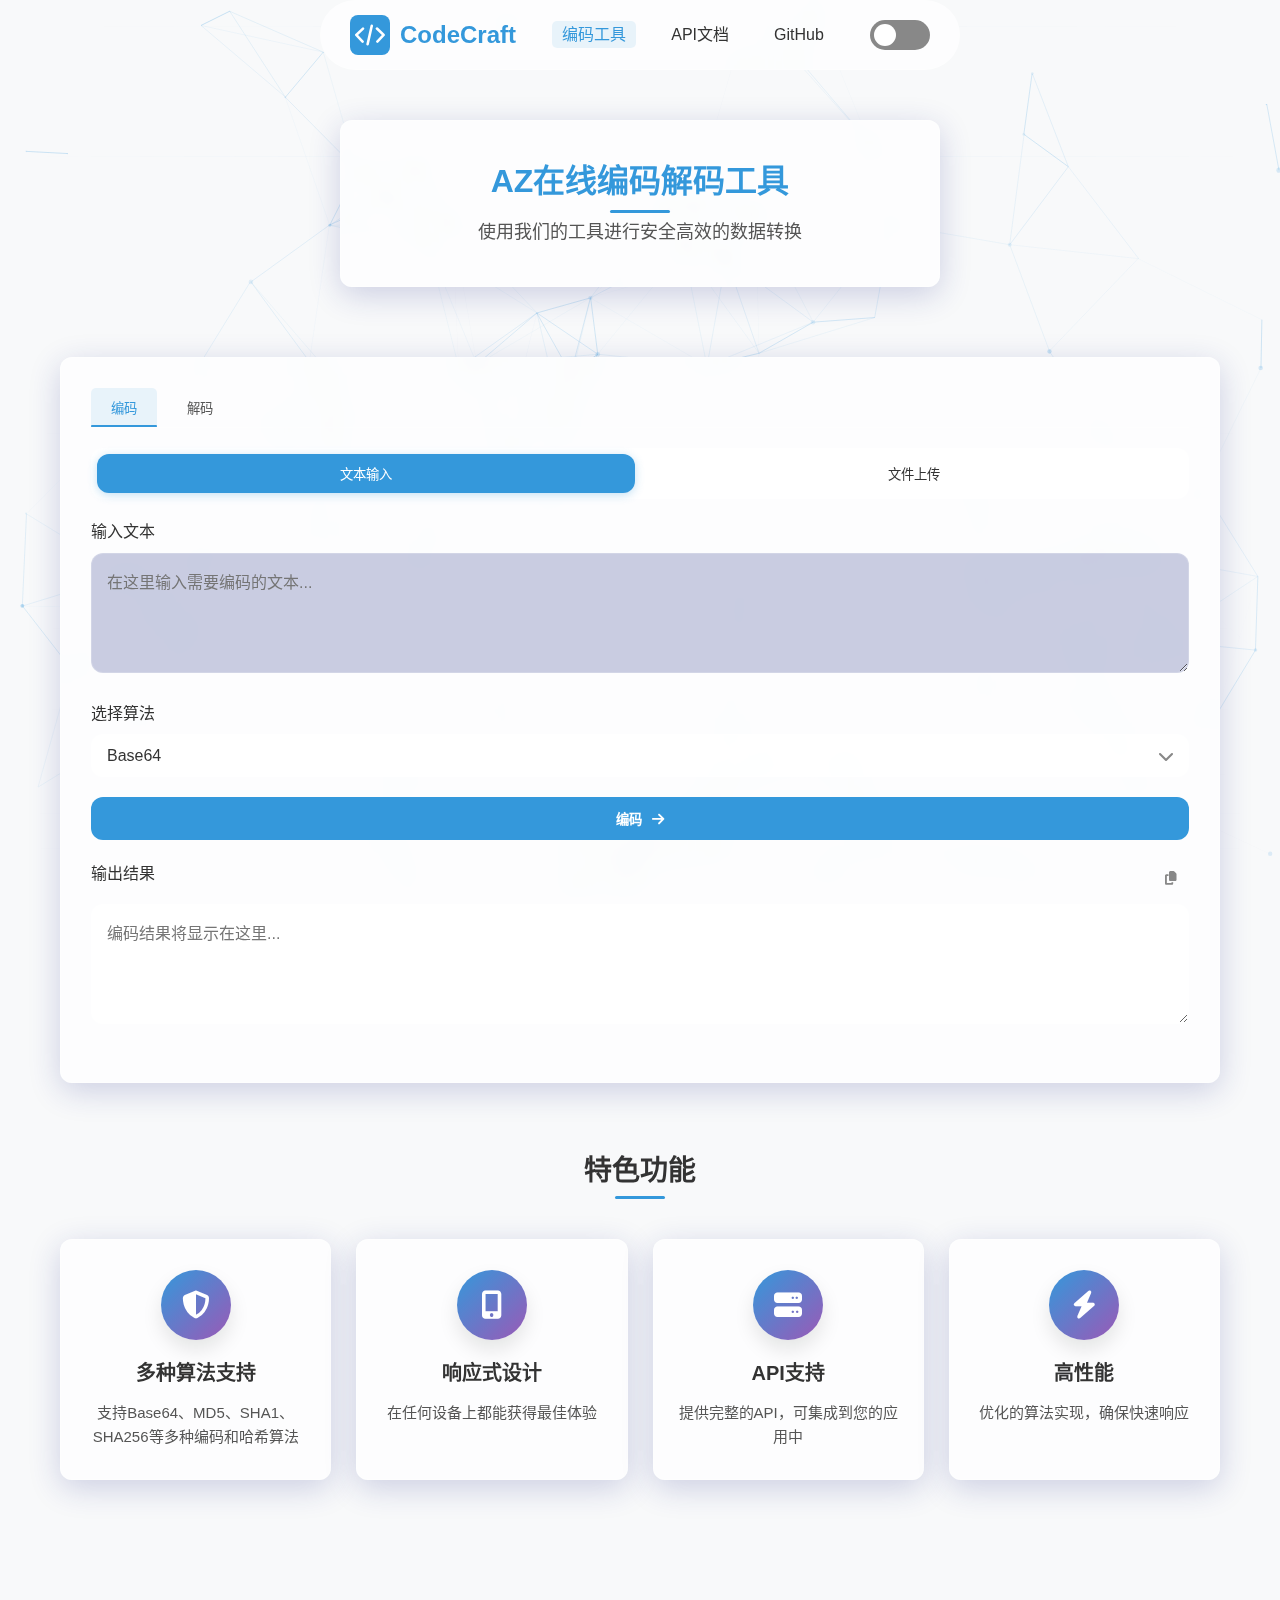
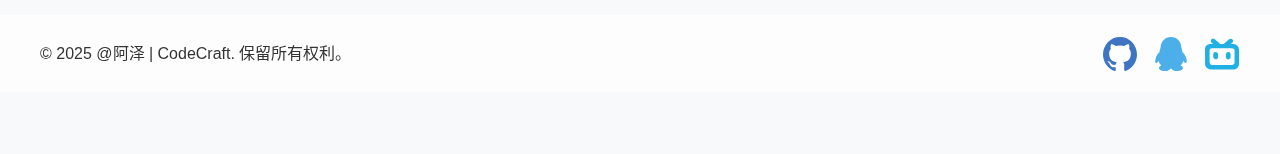
<file: index.html>
<!DOCTYPE html>
<html lang="zh-CN">
<head>
    <meta charset="UTF-8">
    <meta name="viewport" content="width=device-width, initial-scale=1.0">
    <title>CodeCraft - AZ在线编码解码工具</title>
    <link rel="stylesheet" href="https://cdnjs.cloudflare.com/ajax/libs/font-awesome/6.4.0/css/all.min.css">
    <link rel="stylesheet" href="assets/css/style.css">
    <link rel="stylesheet" href="assets/css/animations.css">
    <link rel="stylesheet" href="assets/css/file.css">
</head>
<body>
    <div class="particles-container" id="particles-js"></div>
    
    <header>
        <div class="logo">
            <div class="logo-icon">
                <svg style="width:30px" t="1744902491043" class="icon" viewBox="0 0 1461 1024" version="1.1" xmlns="http://www.w3.org/2000/svg" p-id="13129" width="200" height="200"><path d="M368.687487 896.672817a58.084195 58.084195 0 0 1-44.830084-19.978625L17.161157 550.36042a62.762117 62.762117 0 0 1 2.436418-88.6856L346.467359 152.931983a62.957031 62.957031 0 0 1 88.295773 2.436418 62.762117 62.762117 0 0 1-2.436418 88.490687l-281.649873 266.544084 264.253852 281.649873a62.762117 62.762117 0 0 1-2.582603 88.295774 65.539633 65.539633 0 0 1-43.46569 16.323998h-0.194913zM1086.894664 896.672817a62.762117 62.762117 0 0 1-44.830083-106.032894l265.618245-281.503688-281.796058-266.544085a62.762117 62.762117 0 0 1-2.631331-88.441958 62.957031 62.957031 0 0 1 88.6856-2.436418l326.674871 308.937751c24.851459 23.633251 26.069668 63.444314 2.436417 88.295773l-307.914455 326.479957a59.448589 59.448589 0 0 1-46.291934 21.245562zM613.157628 1021.173756c-5.067749 0-8.722375 0-13.741395-1.218209a62.567204 62.567204 0 0 1-47.461415-74.79802L755.29823 47.045275a62.567204 62.567204 0 0 1 122.064522 27.287877L674.31171 972.835231a62.567204 62.567204 0 0 1-61.007897 48.679623l-0.146185-0.341098z" fill="#FFFFFF" p-id="13130"></path></svg>
            </div>
            <h1>CodeCraft</h1>
        </div>
        <nav>
            <ul>
                <li><a href="#" class="active">编码工具</a></li>
                <li><a href="docs.html">API文档</a></li>
                <li><a href="https://github.com/yourusername/codecraft" target="_blank">GitHub</a></li>
            </ul>
        </nav>
        <div class="theme-toggle">
            <input type="checkbox" id="dark-mode-toggle">
            <label for="dark-mode-toggle">
                <i class="fas fa-moon"></i>
                <i class="fas fa-sun"></i>
            </label>
        </div>
    </header>

    <main>
        <section class="hero">
            <div class="glass-card">
                <h2 class="title">AZ在线编码解码工具</h2>
                <p class="subtitle">使用我们的工具进行安全高效的数据转换</p>
            </div>
        </section>

        <section class="encoder-section">
            <div class="glass-container">
                <div class="tabs">
                    <button class="tab-btn active" data-tab="encode">编码</button>
                    <button class="tab-btn" data-tab="decode">解码</button>
                </div>
                
                <div class="tab-content active" id="encode-tab">
                    <div class="input-mode-selection">
        <div class="mode-toggle">
            <button class="mode-btn active" data-mode="text">文本输入</button>
            <button class="mode-btn" data-mode="file">文件上传</button>
        </div>
    </div>
    
    <!-- 文本输入区域 -->
    <div class="input-mode active" id="text-input-mode">
        <div class="input-group">
            <label for="input-text">输入文本</label>
            <textarea id="input-text" placeholder="在这里输入需要编码的文本..."></textarea>
        </div>
    </div>
    
    <!-- 文件上传区域 -->
    <div class="input-mode" id="file-input-mode">
        <div class="file-upload-wrapper">
            <div class="file-upload-container">
                <div class="file-drop-zone" id="dropZone">
                    <i class="fas fa-cloud-upload-alt"></i>
                    <p>拖放文件到此处或</p>
                    <label for="file-input" class="file-select-btn">选择文件</label>
                    <input type="file" id="file-input" hidden>
                </div>
                <div class="file-info" id="fileInfo" style="display: none;">
                    <div class="file-preview">
                        <i class="fas fa-file-alt file-icon"></i>
                        <div class="file-details">
                            <p class="file-name" id="fileName">filename.txt</p>
                            <p class="file-size" id="fileSize">0 KB</p>
                        </div>
                        <button class="file-remove-btn" id="removeFile">
                            <i class="fas fa-times"></i>
                        </button>
                    </div>
                </div>
            </div>
            
            <div class="upload-options">
                <div class="option-group">
                    <label>文件处理选项</label>
                    <div class="select-wrapper">
                        <select id="file-process-option">
                            <option value="whole">整个文件处理</option>
                            <option value="chunk">分块处理（大文件）</option>
                        </select>
                        <i class="fas fa-chevron-down"></i>
                    </div>
                </div>
            </div>
        </div>
    </div>
                    
                    <div class="algorithm-selection">
    <label for="encoding-algorithm">选择算法</label>
    <div class="select-wrapper">
        <select id="encoding-algorithm">
            <optgroup label="基础编码">
                <option value="base64">Base64</option>
                <option value="base32">Base32</option>
                <option value="hex">十六进制</option>
                <option value="binary">二进制</option>
                <option value="url">URL 编码</option>
                <option value="html">HTML 实体编码</option>
            </optgroup>
            <optgroup label="哈希算法">
                <option value="md5">MD5</option>
                <option value="sha1">SHA-1</option>
                <option value="sha256">SHA-256</option>
                <option value="sha512">SHA-512</option>
            </optgroup>
            <optgroup label="加密算法">
                <option value="aes">AES 加密</option>
                <option value="rsa">RSA 加密</option>
                <option value="caesar">凯撒密码</option>
                <option value="vigenere">维吉尼亚密码</option>
                <option value="rot13">ROT13</option>
            </optgroup>
            <optgroup label="格式转换">
                <option value="jwt">JWT</option>
                <option value="xml">XML</option>
                <option value="json">JSON</option>
                <option value="yaml">YAML</option>
            </optgroup>
            <optgroup label="特殊编码">
                <option value="morse">摩斯密码</option>
            </optgroup>
        </select>
        <i class="fas fa-chevron-down"></i>
    </div>
</div>

<div class="encode-options"></div>
                    
                    <button id="encode-btn" class="primary-btn">
                        <span class="btn-text">编码</span>
                        <i class="fas fa-arrow-right"></i>
                    </button>
                    
                    <div class="output-group">
                        <div class="output-header">
                            <label for="output-text">输出结果</label>
                            <button id="copy-btn" class="icon-btn" title="复制到剪贴板">
                                <i class="fas fa-copy"></i>
                            </button>
                        </div>
                        <div class="output-container">
                            <textarea id="output-text" readonly placeholder="编码结果将显示在这里..."></textarea>
                            <div class="encoder-animation" id="encoder-animation"></div>
                        </div>
                    </div>
                </div>
                
                <div class="tab-content" id="decode-tab">
                      <!-- 输入方式选择 -->
    <div class="input-mode-selection">
        <div class="mode-toggle">
            <button class="mode-btn active" data-mode="text" data-target="decode">文本输入</button>
            <button class="mode-btn" data-mode="file" data-target="decode">文件上传</button>
        </div>
    </div>
    
    <!-- 文本输入区域 -->
    <div class="input-mode active" id="text-input-mode-decode">
        <div class="input-group">
            <label for="decode-input-text">输入文本</label>
            <textarea id="decode-input-text" placeholder="在这里输入需要解码的文本..."></textarea>
        </div>
    </div>
    
    <!-- 文件上传区域 -->
    <div class="input-mode" id="file-input-mode-decode">
        <div class="file-upload-wrapper">
            <div class="file-upload-container">
                <div class="file-drop-zone" id="decode-dropZone">
                    <i class="fas fa-cloud-upload-alt"></i>
                    <p>拖放文件到此处或</p>
                    <label for="decode-file-input" class="file-select-btn">选择文件</label>
                    <input type="file" id="decode-file-input" hidden>
                </div>
                <div class="file-info" id="decode-fileInfo" style="display: none;">
                    <div class="file-preview">
                        <i class="fas fa-file-alt file-icon"></i>
                        <div class="file-details">
                            <p class="file-name" id="decode-fileName">filename.txt</p>
                            <p class="file-size" id="decode-fileSize">0 KB</p>
                        </div>
                        <button class="file-remove-btn" id="decode-removeFile">
                            <i class="fas fa-times"></i>
                        </button>
                    </div>
                </div>
            </div>
            
            <div class="upload-options">
                <div class="option-group">
                    <label>文件处理选项</label>
                    <div class="select-wrapper">
                        <select id="decode-file-process-option">
                            <option value="whole">整个文件处理</option>
                            <option value="chunk">分块处理（大文件）</option>
                        </select>
                        <i class="fas fa-chevron-down"></i>
                    </div>
                </div>
            </div>
        </div>
    </div>
                    
                    
                    <div class="algorithm-selection">
    <label for="decoding-algorithm">选择算法</label>
    <div class="select-wrapper">
        <select id="decoding-algorithm">
            <optgroup label="基础解码">
                <option value="base64">Base64</option>
                <option value="base32">Base32</option>
                <option value="hex">十六进制</option>
                <option value="binary">二进制</option>
                <option value="url">URL 解码</option>
                <option value="html">HTML 实体解码</option>
            </optgroup>
            <optgroup label="解密算法">
                <option value="aes">AES 解密</option>
                <option value="rsa">RSA 解密</option>
                <option value="caesar">凯撒密码</option>
                <option value="vigenere">维吉尼亚密码</option>
                <option value="rot13">ROT13</option>
            </optgroup>
            <optgroup label="格式解析">
                <option value="jwt">JWT</option>
                <option value="xml">XML</option>
                <option value="json">JSON</option>
                <option value="yaml">YAML</option>
            </optgroup>
            <optgroup label="特殊解码">
                <option value="morse">摩斯密码</option>
            </optgroup>
        </select>
        <i class="fas fa-chevron-down"></i>
    </div>
    <div class="note-md5">
        <i class="fas fa-info-circle"></i>
        <span>注意: MD5, SHA1, SHA256, SHA512 等哈希算法是单向的，无法解码</span>
    </div>
</div>
                    
                    
                    <div class="decode-options"></div>
                    
                    
                    
                    <button id="decode-btn" class="primary-btn">
                        <span class="btn-text">解码</span>
                        <i class="fas fa-arrow-right"></i>
                    </button>
                    
                    
                    
                    <div class="output-group">
                        <div class="output-header">
                            <label for="decode-output-text">输出结果</label>
                            <button id="decode-copy-btn" class="icon-btn" title="复制到剪贴板">
                                <i class="fas fa-copy"></i>
                            </button>
                        </div>
                        <div class="output-container">
                            <textarea id="decode-output-text" readonly placeholder="解码结果将显示在这里..."></textarea>
                            <div class="decoder-animation" id="decoder-animation"></div>
                        </div>
                    </div>
                </div>
            </div>
        </section>

        <section class="features">
            <h2 class="section-title">特色功能</h2>
            <div class="features-grid">
                <div class="feature-card glass-card">
                    <div class="feature-icon">
                        <i class="fas fa-shield-alt"></i>
                    </div>
                    <h3>多种算法支持</h3>
                    <p>支持Base64、MD5、SHA1、SHA256等多种编码和哈希算法</p>
                </div>
                <div class="feature-card glass-card">
                    <div class="feature-icon">
                        <i class="fas fa-mobile-alt"></i>
                    </div>
                    <h3>响应式设计</h3>
                    <p>在任何设备上都能获得最佳体验</p>
                </div>
                <div class="feature-card glass-card">
                    <div class="feature-icon">
                        <i class="fas fa-server"></i>
                    </div>
                    <h3>API支持</h3>
                    <p>提供完整的API，可集成到您的应用中</p>
                </div>
                <div class="feature-card glass-card">
                    <div class="feature-icon">
                        <i class="fas fa-bolt"></i>
                    </div>
                    <h3>高性能</h3>
                    <p>优化的算法实现，确保快速响应</p>
                </div>
            </div>
        </section>
    </main>

    <footer>
        <div class="footer-content">
            <p>&copy; 2025 @阿泽 | CodeCraft. 保留所有权利。</p>
            <div class="social-links">
                <a href="https://github.com/sbgumen" title="GitHub"><svg t="1744903107460" class="icon" viewBox="0 0 1024 1024" version="1.1" xmlns="http://www.w3.org/2000/svg" p-id="14930" width="200" height="200"><path d="M512 0C229.283787 0 0.142041 234.942803 0.142041 524.867683c0 231.829001 146.647305 428.553077 350.068189 497.952484 25.592898 4.819996 34.976961-11.38884 34.976961-25.294314 0-12.45521-0.469203-45.470049-0.725133-89.276559-142.381822 31.735193-172.453477-70.380469-172.453477-70.380469-23.246882-60.569859-56.816233-76.693384-56.816234-76.693385-46.493765-32.58829 3.540351-31.948468 3.540351-31.948467 51.356415 3.71097 78.356923 54.086324 78.356923 54.086324 45.683323 80.19108 119.817417 57.072162 148.993321 43.593236 4.649376-33.91059 17.915029-57.029508 32.50298-70.167195-113.675122-13.222997-233.151301-58.223843-233.1513-259.341366 0-57.285437 19.919806-104.163095 52.678715-140.846248-5.246544-13.265652-22.820334-66.626844 4.990615-138.884127 0 0 42.996069-14.076094 140.760939 53.787741 40.863327-11.644769 84.627183-17.445825 128.177764-17.6591 43.465272 0.213274 87.271782 6.014331 128.135109 17.6591 97.679561-67.906489 140.59032-53.787741 140.59032-53.787741 27.938914 72.257282 10.407779 125.618474 5.118579 138.884127 32.844219 36.683154 52.593405 83.560812 52.593405 140.846248 0 201.586726-119.646798 245.990404-233.663158 258.957473 18.341577 16.208835 34.721032 48.199958 34.721032 97.210357 0 70.167195-0.639822 126.7275-0.639823 143.960051 0 14.033439 9.213443 30.370239 35.190235 25.209005 203.250265-69.527373 349.769606-266.123484 349.769605-497.867175C1023.857959 234.942803 794.673558 0 512 0" fill="#3E75C3" p-id="14931"></path></svg></i></a>
                <a href="tencent://message/?uin=3231838767&Site=&Menu=yes" title="QQ"><svg t="1744903325122" class="icon" viewBox="0 0 1024 1024" version="1.1" xmlns="http://www.w3.org/2000/svg" p-id="16861" width="200" height="200"><path d="M68.399765 590.615655c-37.073602 90.765025-43.465533 176.418105-14.062849 191.757941 20.45478 11.505876 53.692423-14.061849 84.374094-60.084355 11.504876 51.135451 42.186547 95.87897 84.373094 132.952572-44.743519 16.619821-74.146204 44.743519-74.146204 75.42519 0 51.135451 79.259149 93.321998 176.418105 93.321997 88.208052 0 161.07627-33.237643 175.138119-77.982162h20.45478C535.009753 990.751357 607.87897 1023.989 696.087023 1023.989c98.436943 0 176.418105-40.908561 176.418104-93.321997 0-30.68167-29.402684-58.806368-74.146203-75.42519 42.186547-37.073602 72.868217-81.817121 84.374094-132.952572 30.68067 46.022506 62.640327 71.589231 84.373093 60.084355 30.68167-15.339835 24.289739-102.270901-14.061849-191.757941-29.403684-70.311245-69.033258-122.725682-99.714929-134.230558 0-3.835959 1.278986-8.949904 1.278987-14.062849 0-26.845712-7.669918-52.413437-20.454781-72.868217v-5.112945c0-12.783863-2.555973-24.289739-7.669917-34.516629C818.813704 145.736434 701.200968 0 510.722014 0 320.24206 0 202.630323 145.736434 194.959406 329.824457c-5.112945 10.22689-7.669918 21.732767-7.669918 34.516629v5.112945c-12.783863 20.45478-20.45478 46.022506-20.45478 72.869217v14.061849c-28.123698 11.504876-69.032258 62.640327-98.434943 134.230558z" fill="#4CAFE9" p-id="16862"></path></svg></a>
                <a href=" https://b23.tv/ZgbKt3T" title="bilibili"><svg t="1744903408174" class="icon" viewBox="0 0 1129 1024" version="1.1" xmlns="http://www.w3.org/2000/svg" p-id="17852" width="200" height="200"><path d="M234.908525 9.656195a80.468288 80.468288 0 0 1 68.398044 0 167.374038 167.374038 0 0 1 41.84351 30.577949l160.936576 140.819503H621.156306L782.092881 40.234144a168.983404 168.983404 0 0 1 41.84351-30.577949 80.468288 80.468288 0 0 1 107.022823 66.788678 80.468288 80.468288 0 0 1-17.703024 53.913753 449.817728 449.817728 0 0 1-35.406046 32.187315 232.553351 232.553351 0 0 1-22.531121 18.507706h100.58536a170.59277 170.59277 0 0 1 118.288383 53.10907A171.397453 171.397453 0 0 1 1128.106519 352.4511v462.692655a325.896565 325.896565 0 0 1-4.023415 70.00741 178.639599 178.639599 0 0 1-80.468288 112.655603 173.006819 173.006819 0 0 1-92.53853 25.749852H212.377404a341.18554 341.18554 0 0 1-72.421459-4.023415 177.834916 177.834916 0 0 1-111.046237-80.468287A172.202136 172.202136 0 0 1 1.550491 846.526387V388.66183A360.497929 360.497929 0 0 1 1.550491 321.873151a177.030233 177.030233 0 0 1 160.936575-143.233552h105.413457c-16.89834-12.070243-31.382632-26.554535-46.671607-39.429461a80.468288 80.468288 0 0 1-25.749852-65.983996A80.468288 80.468288 0 0 1 234.908525 9.656195M216.400819 321.873151a80.468288 80.468288 0 0 0-63.569948 57.937167 108.632188 108.632188 0 0 0 0 30.577949v380.615001a80.468288 80.468288 0 0 0 55.523119 80.468288 106.21814 106.21814 0 0 0 34.601364 5.63278h654.207179a80.468288 80.468288 0 0 0 76.444873-47.47629 112.655603 112.655603 0 0 0 8.046829-53.10907v-354.060465a135.186723 135.186723 0 0 0 0-38.624779 80.468288 80.468288 0 0 0-52.304387-54.718435 129.553943 129.553943 0 0 0-49.890338-7.242146H254.220914a268.764081 268.764081 0 0 0-37.820095 0z m0 0" fill="#20B0E3" p-id="17853"></path><path d="M348.368811 447.40368a80.468288 80.468288 0 0 1 55.523118 18.507706 80.468288 80.468288 0 0 1 28.163901 59.546533v80.468287a80.468288 80.468288 0 0 1-16.093658 51.499705 80.468288 80.468288 0 0 1-131.967992-9.656195 104.608774 104.608774 0 0 1-10.460877-54.718436v-80.468287a80.468288 80.468288 0 0 1 70.00741-67.593362z m416.021047 0a80.468288 80.468288 0 0 1 86.101068 75.64019v80.468288a94.147897 94.147897 0 0 1-12.070243 53.10907 80.468288 80.468288 0 0 1-132.772675 0 95.757262 95.757262 0 0 1-12.874926-57.132485v-80.468287a80.468288 80.468288 0 0 1 70.00741-70.812093z m0 0" fill="#20B0E3" p-id="17854"></path></svg></a>
            </div>
        </div>
    </footer>

    <div class="loading-overlay" id="loading-overlay">
        <div class="spinner">
            <div class="double-bounce1"></div>
            <div class="double-bounce2"></div>
        </div>
    </div>
    <script src="assets/js/upfile.js"></script>
    <script src="assets/js/algorithm-options.js"></script>
    <script src="assets/js/particles.min.js"></script>
    <script src="assets/js/animations.js"></script>
    <script src="assets/js/api.js"></script>
    <script src="assets/js/main.js"></script>
</body>
</html>
</file>
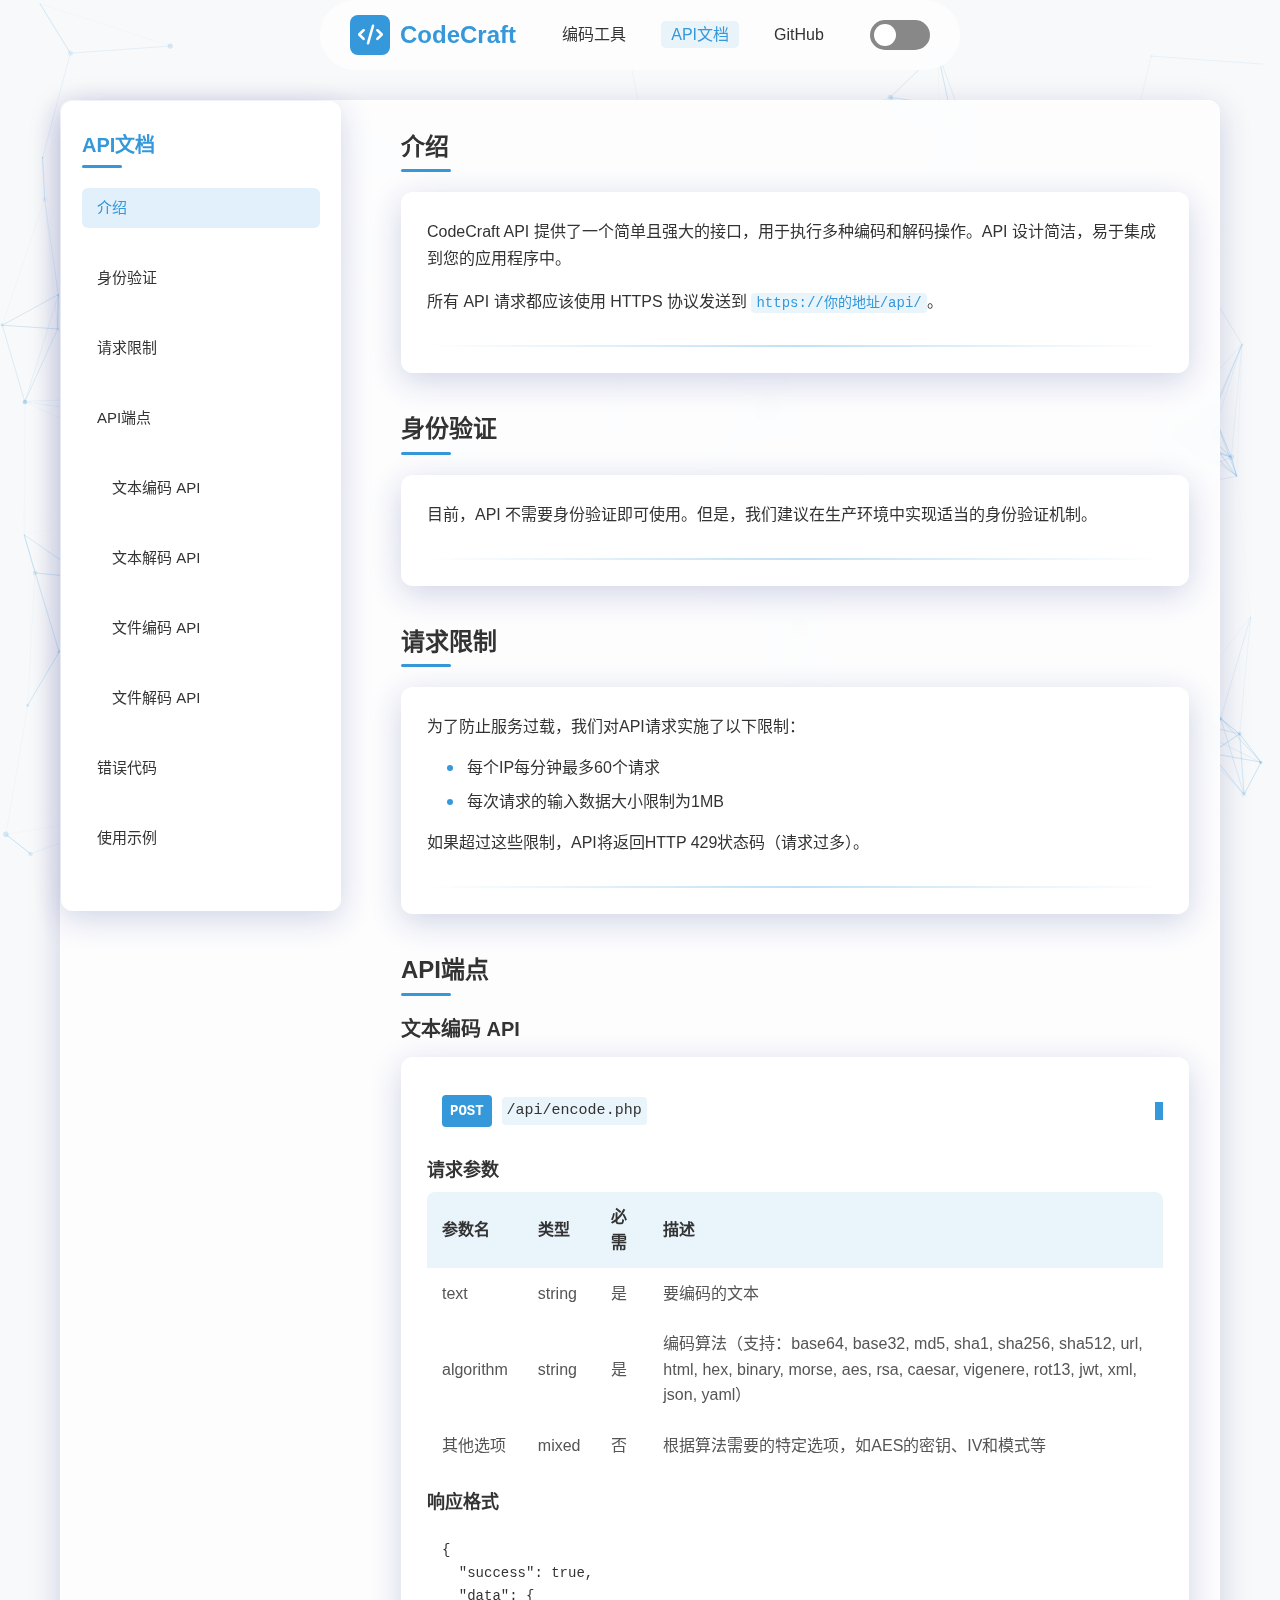
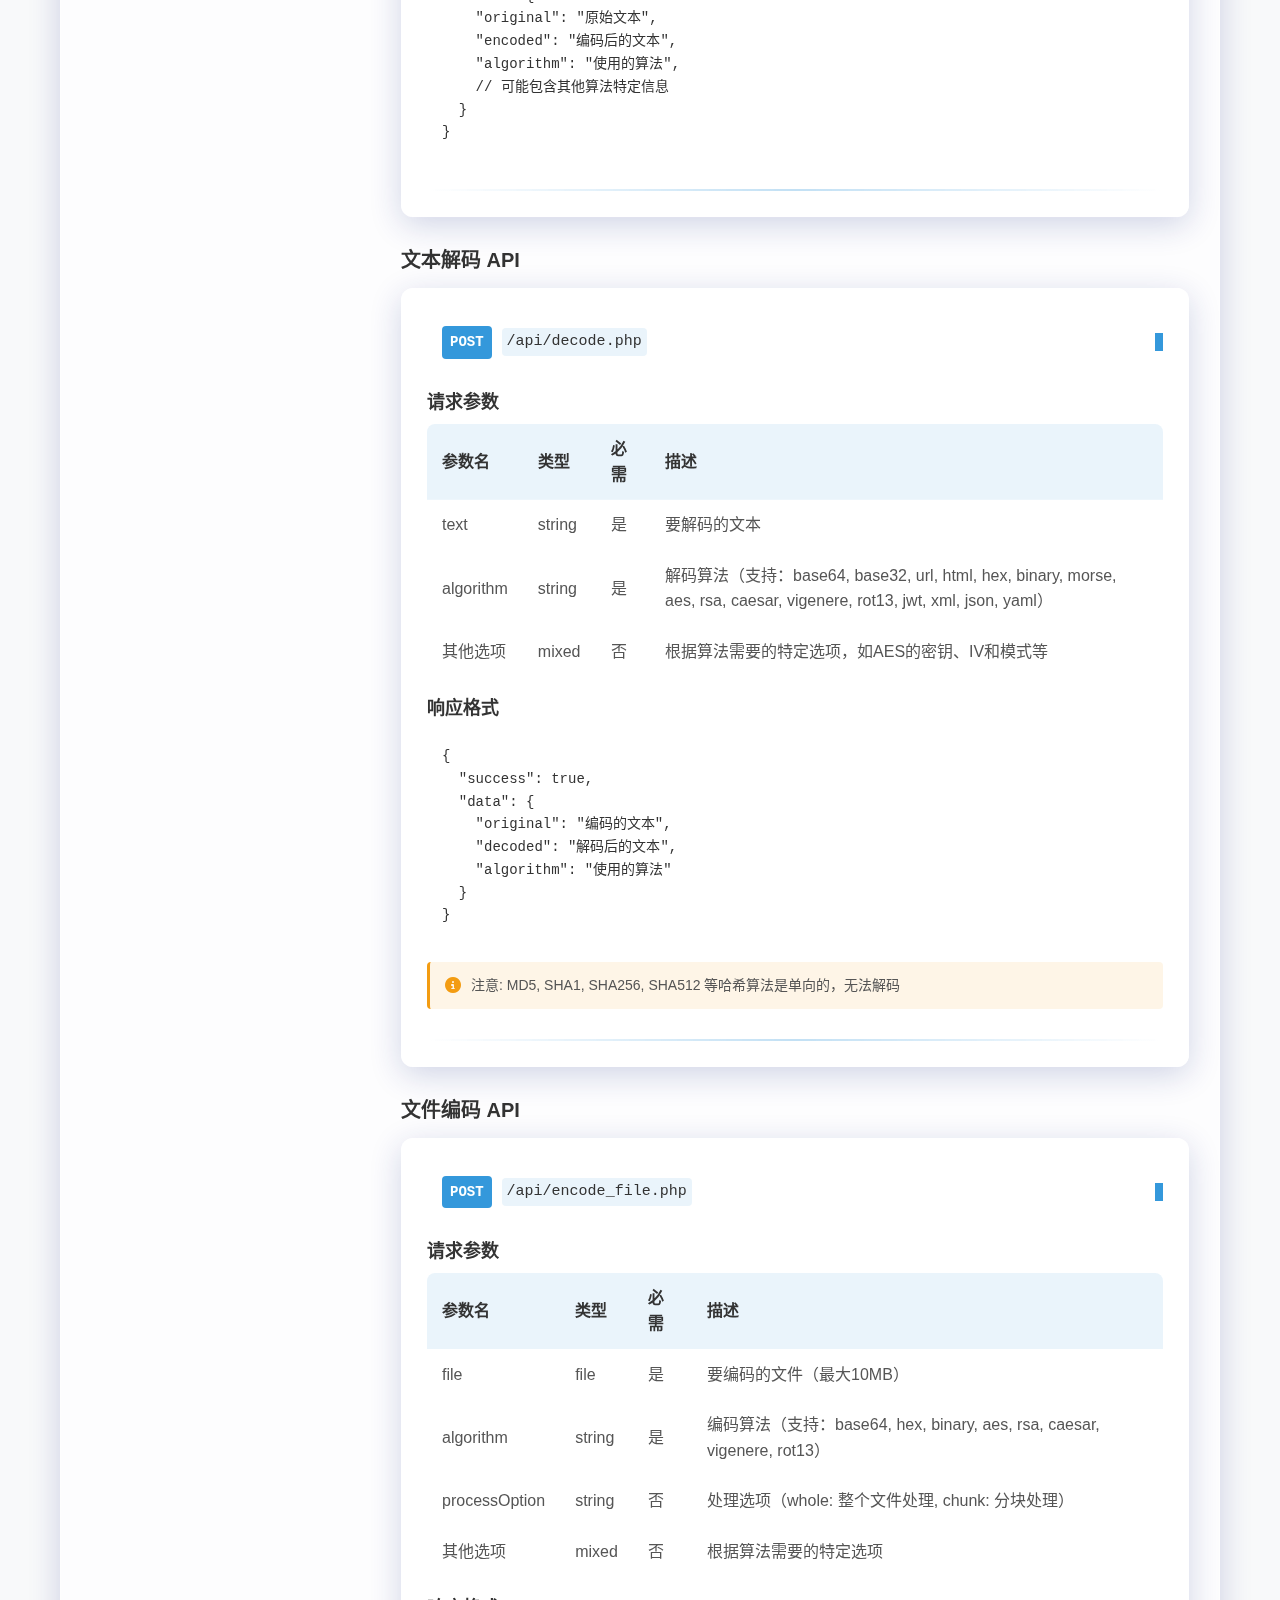
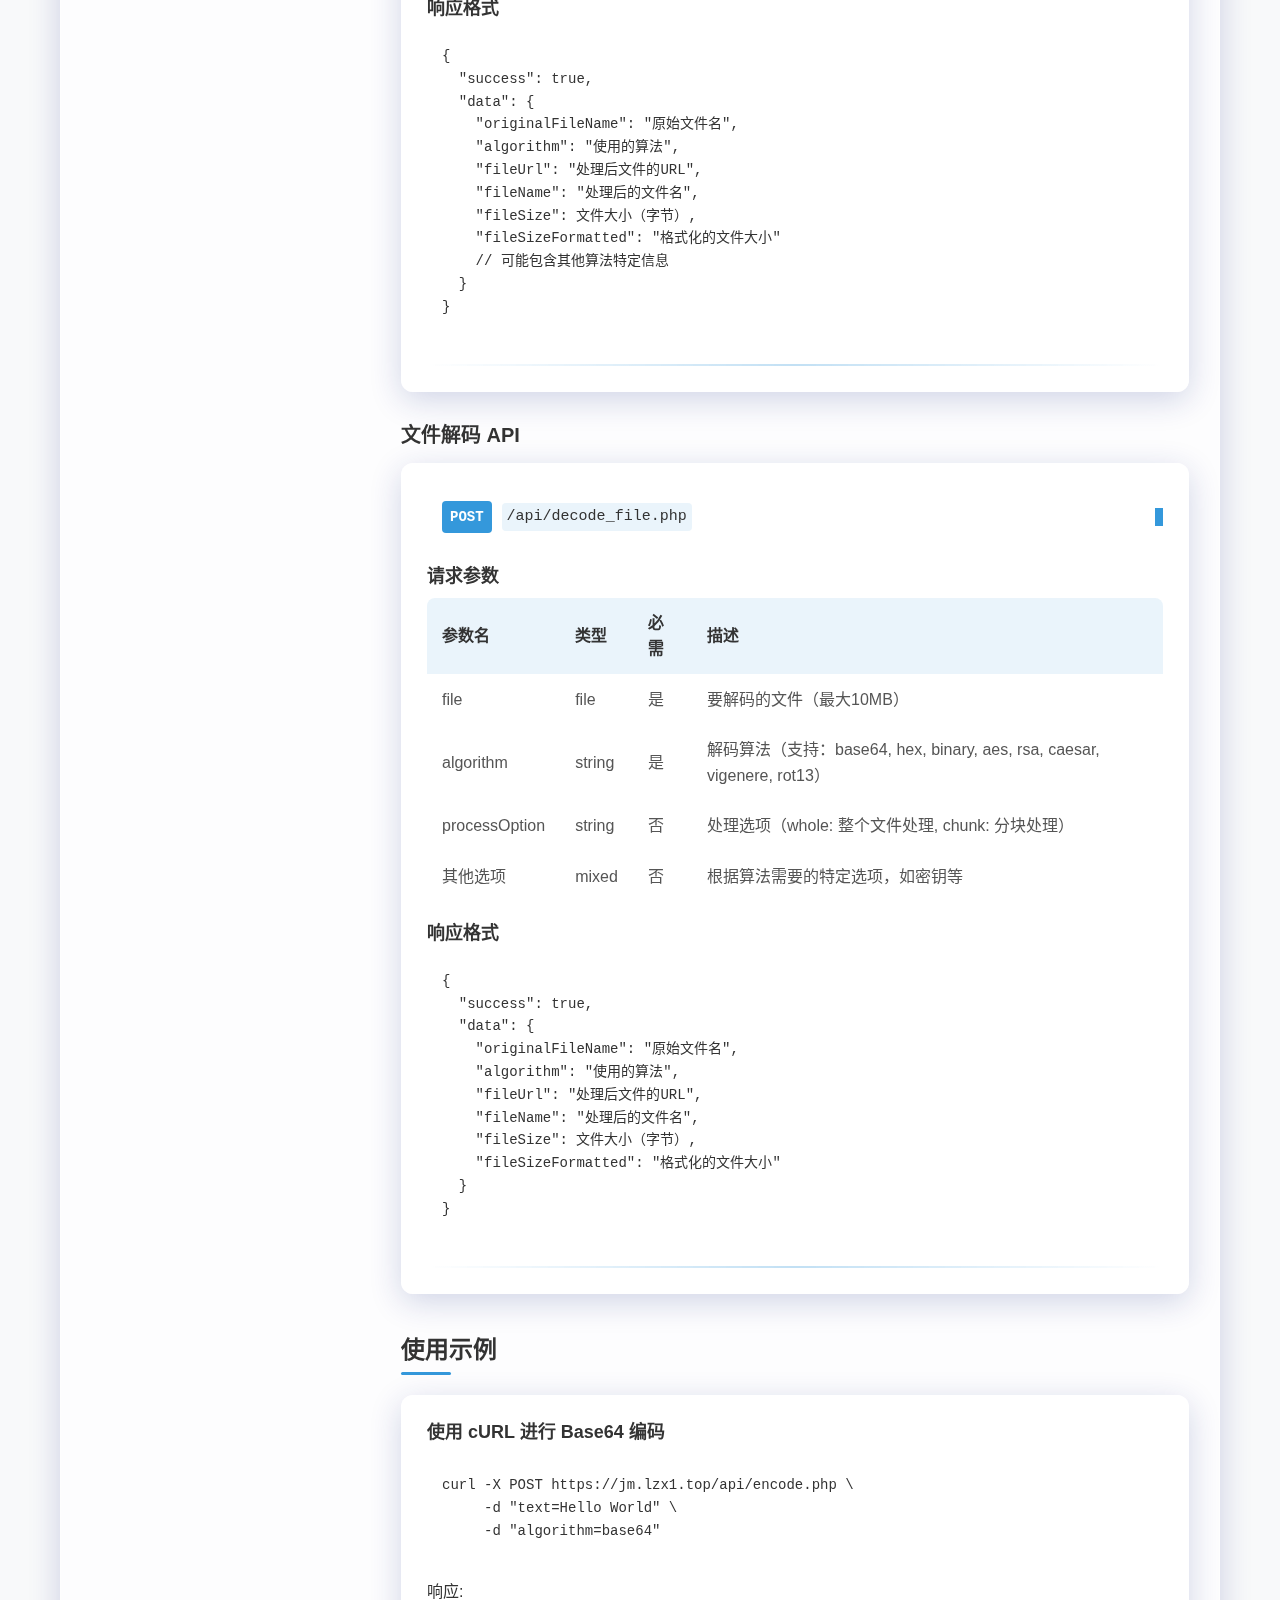
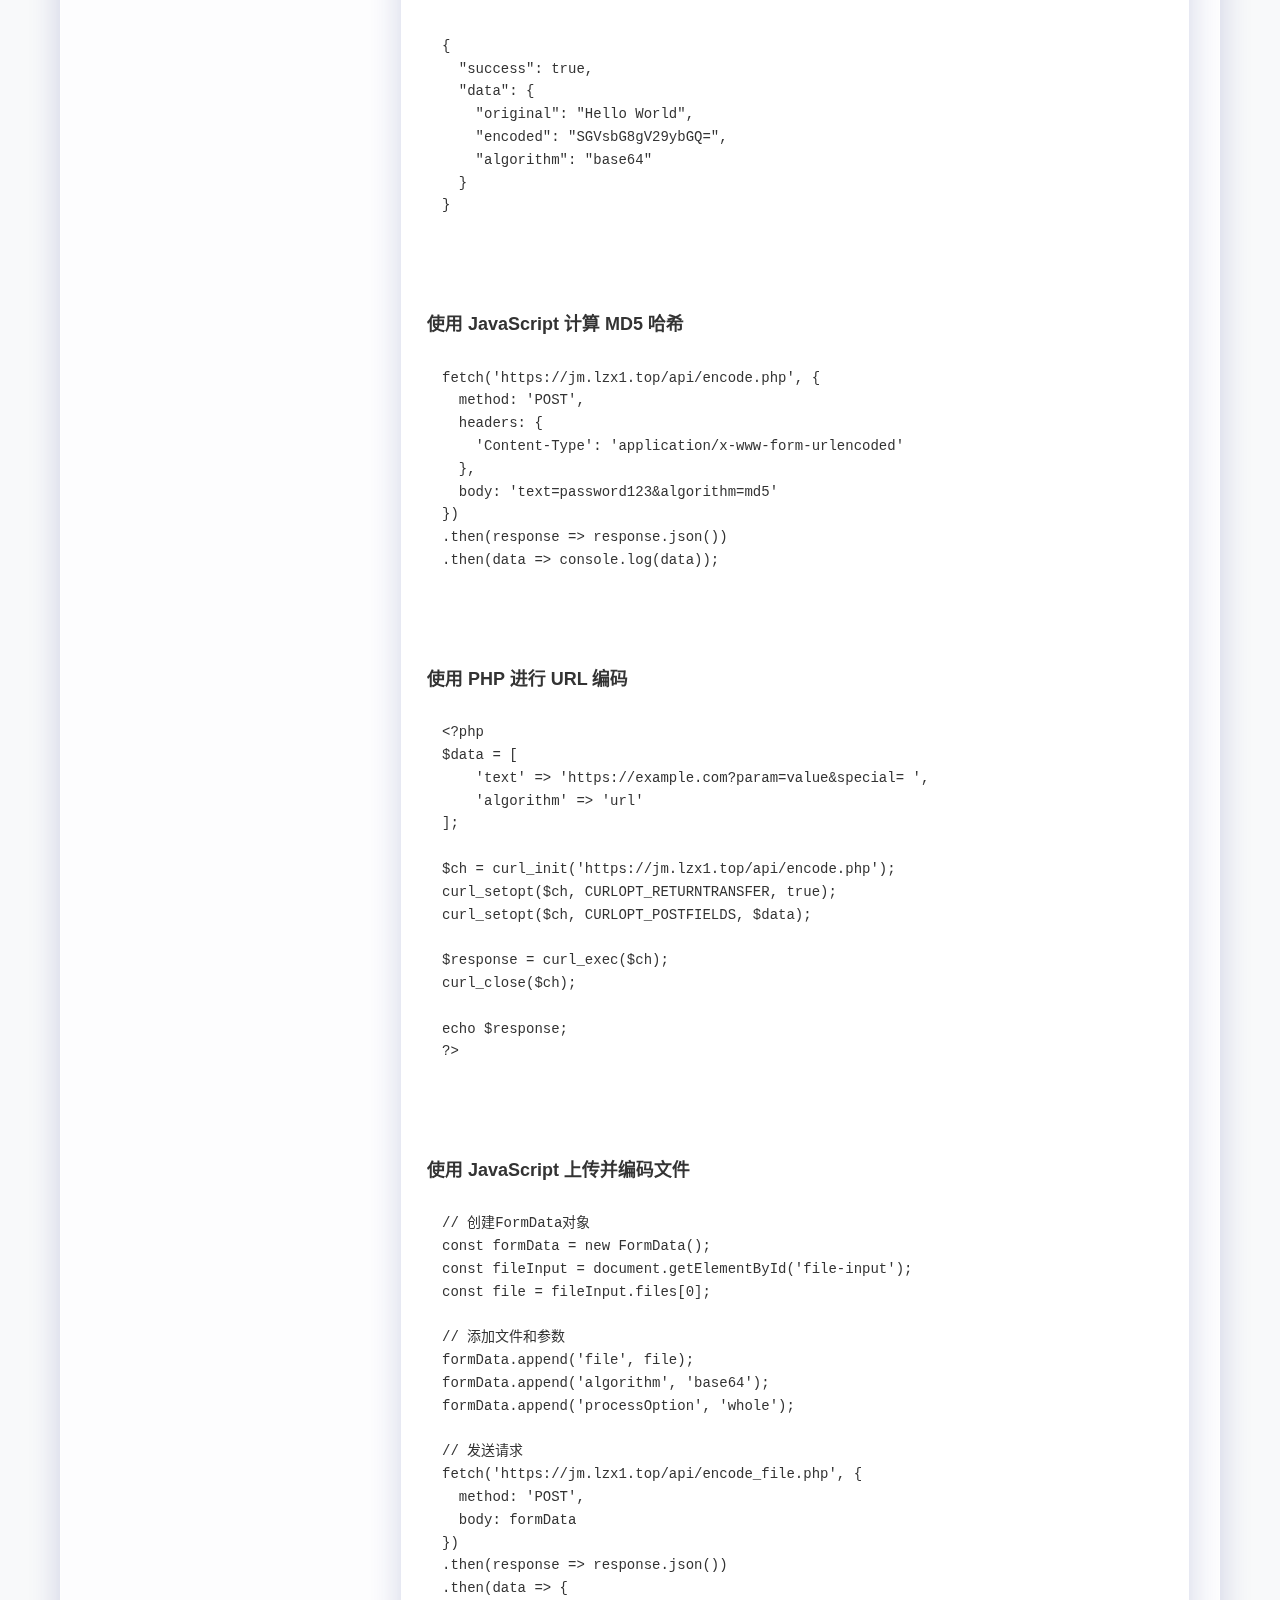
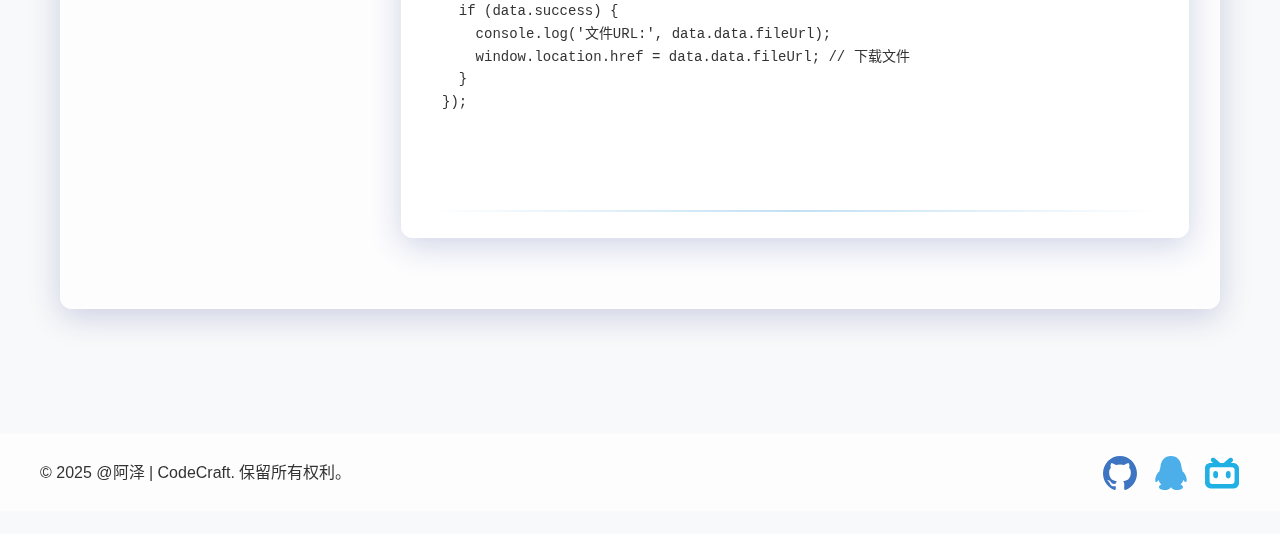
<file: docs.html>
<!DOCTYPE html>
<html lang="zh-CN">
<head>
    <meta charset="UTF-8">
    <meta name="viewport" content="width=device-width, initial-scale=1.0">
    <title>CodeCraft API 文档</title>
    <link rel="stylesheet" href="https://cdnjs.cloudflare.com/ajax/libs/font-awesome/6.4.0/css/all.min.css">
    <link rel="stylesheet" href="assets/css/style.css">
    <link rel="stylesheet" href="assets/css/docs.css">
    <link rel="stylesheet" href="assets/css/animations.css">
</head>
<body>
    <div class="particles-container" id="particles-js"></div>
    
    <header>
        <div class="logo">
            <div class="logo-icon">
                <i class="fas fa-code"></i>
            </div>
            <h1>CodeCraft</h1>
        </div>
        <nav>
            <ul>
                <li><a href="index.html">编码工具</a></li>
                <li><a href="#" class="active">API文档</a></li>
                <li><a href="https://github.com/sbgumen/CodeCraft" target="_blank">GitHub</a></li>
            </ul>
        </nav>
        <div class="theme-toggle">
            <input type="checkbox" id="dark-mode-toggle">
            <label for="dark-mode-toggle">
                <i class="fas fa-moon"></i>
                <i class="fas fa-sun"></i>
            </label>
        </div>
    </header>

    <main class="docs-main">
        <div class="docs-container glass-container">
            <div class="docs-sidebar glass-card">
                <nav class="docs-nav">
                    <h3>API文档</h3>
                    <ul>
                        <li><a href="#introduction" class="active">介绍</a></li>
            <li><a href="#authentication">身份验证</a></li>
            <li><a href="#rate-limits">请求限制</a></li>
            <li><a href="#endpoints">API端点</a></li>
            <li><a href="#encode-endpoint" style="padding-left: 30px;">文本编码 API</a></li>
            <li><a href="#decode-endpoint" style="padding-left: 30px;">文本解码 API</a></li>
            <li><a href="#file-encode-endpoint" style="padding-left: 30px;">文件编码 API</a></li>
            <li><a href="#file-decode-endpoint" style="padding-left: 30px;">文件解码 API</a></li>
            <li><a href="#error-codes">错误代码</a></li>
            <li><a href="#examples">使用示例</a></li>
                    </ul>
                </nav>
            </div>
            
            <div class="docs-content">
                <section id="introduction" class="docs-section">
                    <h2>介绍</h2>
                    <div class="docs-card glass-card">
                        <p>CodeCraft API 提供了一个简单且强大的接口，用于执行多种编码和解码操作。API 设计简洁，易于集成到您的应用程序中。</p>
                        <p>所有 API 请求都应该使用 HTTPS 协议发送到 <code>https://你的地址/api/</code>。</p>
                        <div class="tech-border"></div>
                    </div>
                </section>
                
                <section id="authentication" class="docs-section">
                    <h2>身份验证</h2>
                    <div class="docs-card glass-card">
                        <p>目前，API 不需要身份验证即可使用。但是，我们建议在生产环境中实现适当的身份验证机制。</p>
                        <div class="tech-border"></div>
                    </div>
                </section>
                
                <section id="rate-limits" class="docs-section">
                    <h2>请求限制</h2>
                    <div class="docs-card glass-card">
                        <p>为了防止服务过载，我们对API请求实施了以下限制：</p>
                        <ul>
                            <li>每个IP每分钟最多60个请求</li>
                            <li>每次请求的输入数据大小限制为1MB</li>
                        </ul>
                        <p>如果超过这些限制，API将返回HTTP 429状态码（请求过多）。</p>
                        <div class="tech-border"></div>
                    </div>
                </section>
                
                <section id="endpoints" class="docs-section">
    <h2>API端点</h2>
    
    <div id="encode-endpoint" class="endpoint-section">
        <h3>文本编码 API</h3>
        <div class="docs-card glass-card">
            <div class="endpoint-url">
                <span class="method">POST</span>
                <code>/api/encode.php</code>
            </div>
            
            <h4>请求参数</h4>
            <table class="params-table">
                <thead>
                    <tr>
                        <th>参数名</th>
                        <th>类型</th>
                        <th>必需</th>
                        <th>描述</th>
                    </tr>
                </thead>
                <tbody>
                    <tr>
                        <td>text</td>
                        <td>string</td>
                        <td>是</td>
                        <td>要编码的文本</td>
                    </tr>
                    <tr>
                        <td>algorithm</td>
                        <td>string</td>
                        <td>是</td>
                        <td>编码算法（支持：base64, base32, md5, sha1, sha256, sha512, url, html, hex, binary, morse, aes, rsa, caesar, vigenere, rot13, jwt, xml, json, yaml）</td>
                    </tr>
                    <tr>
                        <td>其他选项</td>
                        <td>mixed</td>
                        <td>否</td>
                        <td>根据算法需要的特定选项，如AES的密钥、IV和模式等</td>
                    </tr>
                </tbody>
            </table>
            
            <h4>响应格式</h4>
            <pre><code>{
  "success": true,
  "data": {
    "original": "原始文本",
    "encoded": "编码后的文本",
    "algorithm": "使用的算法",
    // 可能包含其他算法特定信息
  }
}</code></pre>
            <div class="tech-border"></div>
        </div>
    </div>
    
    <div id="decode-endpoint" class="endpoint-section">
        <h3>文本解码 API</h3>
        <div class="docs-card glass-card">
            <div class="endpoint-url">
                <span class="method">POST</span>
                <code>/api/decode.php</code>
            </div>
            
            <h4>请求参数</h4>
            <table class="params-table">
                <thead>
                    <tr>
                        <th>参数名</th>
                        <th>类型</th>
                        <th>必需</th>
                        <th>描述</th>
                    </tr>
                </thead>
                <tbody>
                    <tr>
                        <td>text</td>
                        <td>string</td>
                        <td>是</td>
                        <td>要解码的文本</td>
                    </tr>
                    <tr>
                        <td>algorithm</td>
                        <td>string</td>
                        <td>是</td>
                        <td>解码算法（支持：base64, base32, url, html, hex, binary, morse, aes, rsa, caesar, vigenere, rot13, jwt, xml, json, yaml）</td>
                    </tr>
                    <tr>
                        <td>其他选项</td>
                        <td>mixed</td>
                        <td>否</td>
                        <td>根据算法需要的特定选项，如AES的密钥、IV和模式等</td>
                    </tr>
                </tbody>
            </table>
            
            <h4>响应格式</h4>
            <pre><code>{
  "success": true,
  "data": {
    "original": "编码的文本",
    "decoded": "解码后的文本",
    "algorithm": "使用的算法"
  }
}</code></pre>
            <div class="note-api">
                <i class="fas fa-info-circle"></i>
                <span>注意: MD5, SHA1, SHA256, SHA512 等哈希算法是单向的，无法解码</span>
            </div>
            <div class="tech-border"></div>
        </div>
    </div>
    
    <div id="file-encode-endpoint" class="endpoint-section">
        <h3>文件编码 API</h3>
        <div class="docs-card glass-card">
            <div class="endpoint-url">
                <span class="method">POST</span>
                <code>/api/encode_file.php</code>
            </div>
            
            <h4>请求参数</h4>
            <table class="params-table">
                <thead>
                    <tr>
                        <th>参数名</th>
                        <th>类型</th>
                        <th>必需</th>
                        <th>描述</th>
                    </tr>
                </thead>
                <tbody>
                    <tr>
                        <td>file</td>
                        <td>file</td>
                        <td>是</td>
                        <td>要编码的文件（最大10MB）</td>
                    </tr>
                    <tr>
                        <td>algorithm</td>
                        <td>string</td>
                        <td>是</td>
                        <td>编码算法（支持：base64, hex, binary, aes, rsa, caesar, vigenere, rot13）</td>
                    </tr>
                    <tr>
                        <td>processOption</td>
                        <td>string</td>
                        <td>否</td>
                        <td>处理选项（whole: 整个文件处理, chunk: 分块处理）</td>
                    </tr>
                    <tr>
                        <td>其他选项</td>
                        <td>mixed</td>
                        <td>否</td>
                        <td>根据算法需要的特定选项</td>
                    </tr>
                </tbody>
            </table>
            
            <h4>响应格式</h4>
            <pre><code>{
  "success": true,
  "data": {
    "originalFileName": "原始文件名",
    "algorithm": "使用的算法",
    "fileUrl": "处理后文件的URL",
    "fileName": "处理后的文件名",
    "fileSize": 文件大小（字节）,
    "fileSizeFormatted": "格式化的文件大小"
    // 可能包含其他算法特定信息
  }
}</code></pre>
            <div class="tech-border"></div>
        </div>
    </div>
    
    <div id="file-decode-endpoint" class="endpoint-section">
        <h3>文件解码 API</h3>
        <div class="docs-card glass-card">
            <div class="endpoint-url">
                <span class="method">POST</span>
                <code>/api/decode_file.php</code>
            </div>
            
            <h4>请求参数</h4>
            <table class="params-table">
                <thead>
                    <tr>
                        <th>参数名</th>
                        <th>类型</th>
                        <th>必需</th>
                        <th>描述</th>
                    </tr>
                </thead>
                <tbody>
                    <tr>
                        <td>file</td>
                        <td>file</td>
                        <td>是</td>
                        <td>要解码的文件（最大10MB）</td>
                    </tr>
                    <tr>
                        <td>algorithm</td>
                        <td>string</td>
                        <td>是</td>
                        <td>解码算法（支持：base64, hex, binary, aes, rsa, caesar, vigenere, rot13）</td>
                    </tr>
                    <tr>
                        <td>processOption</td>
                        <td>string</td>
                        <td>否</td>
                        <td>处理选项（whole: 整个文件处理, chunk: 分块处理）</td>
                    </tr>
                    <tr>
                        <td>其他选项</td>
                        <td>mixed</td>
                        <td>否</td>
                        <td>根据算法需要的特定选项，如密钥等</td>
                    </tr>
                </tbody>
            </table>
            
            <h4>响应格式</h4>
            <pre><code>{
  "success": true,
  "data": {
    "originalFileName": "原始文件名",
    "algorithm": "使用的算法",
    "fileUrl": "处理后文件的URL",
    "fileName": "处理后的文件名",
    "fileSize": 文件大小（字节）,
    "fileSizeFormatted": "格式化的文件大小"
  }
}</code></pre>
            <div class="tech-border"></div>
        </div>
    </div>
</section>
                
                <section id="examples" class="docs-section">
                    <h2>使用示例</h2>
                    <div class="docs-card glass-card">
                        <div class="example">
                            <h4>使用 cURL 进行 Base64 编码</h4>
                            <pre><code>curl -X POST https://jm.lzx1.top/api/encode.php \
     -d "text=Hello World" \
     -d "algorithm=base64"</code></pre>
                            <p>响应:</p>
                            <pre><code>{
  "success": true,
  "data": {
    "original": "Hello World",
    "encoded": "SGVsbG8gV29ybGQ=",
    "algorithm": "base64"
  }
}</code></pre>
                        </div>
                        
                        <div class="example">
                            <h4>使用 JavaScript 计算 MD5 哈希</h4>
                            <pre><code>fetch('https://jm.lzx1.top/api/encode.php', {
  method: 'POST',
  headers: {
    'Content-Type': 'application/x-www-form-urlencoded'
  },
  body: 'text=password123&algorithm=md5'
})
.then(response => response.json())
.then(data => console.log(data));</code></pre>
                        </div>
                        
                        <div class="example">
                            <h4>使用 PHP 进行 URL 编码</h4>
                            <pre><code>&lt;?php
$data = [
    'text' => 'https://example.com?param=value&special= ',
    'algorithm' => 'url'
];

$ch = curl_init('https://jm.lzx1.top/api/encode.php');
curl_setopt($ch, CURLOPT_RETURNTRANSFER, true);
curl_setopt($ch, CURLOPT_POSTFIELDS, $data);

$response = curl_exec($ch);
curl_close($ch);

echo $response;
?&gt;</code></pre>
                        </div>
                        <div class="example">
    <h4>使用 JavaScript 上传并编码文件</h4>
    <pre><code>// 创建FormData对象
const formData = new FormData();
const fileInput = document.getElementById('file-input');
const file = fileInput.files[0];

// 添加文件和参数
formData.append('file', file);
formData.append('algorithm', 'base64');
formData.append('processOption', 'whole');

// 发送请求
fetch('https://jm.lzx1.top/api/encode_file.php', {
  method: 'POST',
  body: formData
})
.then(response => response.json())
.then(data => {
  if (data.success) {
    console.log('文件URL:', data.data.fileUrl);
    window.location.href = data.data.fileUrl; // 下载文件
  }
});</code></pre>
</div>
                        <div class="tech-border"></div>
                    </div>
                </section>
            </div>
        </div>
    </main>

    <footer>
        <div class="footer-content">
            <p>&copy; 2025 @阿泽 | CodeCraft. 保留所有权利。</p>
            <div class="social-links">
                <a href="https://github.com/sbgumen" title="GitHub"><svg t="1744903107460" class="icon" viewBox="0 0 1024 1024" version="1.1" xmlns="http://www.w3.org/2000/svg" p-id="14930" width="200" height="200"><path d="M512 0C229.283787 0 0.142041 234.942803 0.142041 524.867683c0 231.829001 146.647305 428.553077 350.068189 497.952484 25.592898 4.819996 34.976961-11.38884 34.976961-25.294314 0-12.45521-0.469203-45.470049-0.725133-89.276559-142.381822 31.735193-172.453477-70.380469-172.453477-70.380469-23.246882-60.569859-56.816233-76.693384-56.816234-76.693385-46.493765-32.58829 3.540351-31.948468 3.540351-31.948467 51.356415 3.71097 78.356923 54.086324 78.356923 54.086324 45.683323 80.19108 119.817417 57.072162 148.993321 43.593236 4.649376-33.91059 17.915029-57.029508 32.50298-70.167195-113.675122-13.222997-233.151301-58.223843-233.1513-259.341366 0-57.285437 19.919806-104.163095 52.678715-140.846248-5.246544-13.265652-22.820334-66.626844 4.990615-138.884127 0 0 42.996069-14.076094 140.760939 53.787741 40.863327-11.644769 84.627183-17.445825 128.177764-17.6591 43.465272 0.213274 87.271782 6.014331 128.135109 17.6591 97.679561-67.906489 140.59032-53.787741 140.59032-53.787741 27.938914 72.257282 10.407779 125.618474 5.118579 138.884127 32.844219 36.683154 52.593405 83.560812 52.593405 140.846248 0 201.586726-119.646798 245.990404-233.663158 258.957473 18.341577 16.208835 34.721032 48.199958 34.721032 97.210357 0 70.167195-0.639822 126.7275-0.639823 143.960051 0 14.033439 9.213443 30.370239 35.190235 25.209005 203.250265-69.527373 349.769606-266.123484 349.769605-497.867175C1023.857959 234.942803 794.673558 0 512 0" fill="#3E75C3" p-id="14931"></path></svg></i></a>
                <a href="tencent://message/?uin=3231838767&Site=&Menu=yes" title="QQ"><svg t="1744903325122" class="icon" viewBox="0 0 1024 1024" version="1.1" xmlns="http://www.w3.org/2000/svg" p-id="16861" width="200" height="200"><path d="M68.399765 590.615655c-37.073602 90.765025-43.465533 176.418105-14.062849 191.757941 20.45478 11.505876 53.692423-14.061849 84.374094-60.084355 11.504876 51.135451 42.186547 95.87897 84.373094 132.952572-44.743519 16.619821-74.146204 44.743519-74.146204 75.42519 0 51.135451 79.259149 93.321998 176.418105 93.321997 88.208052 0 161.07627-33.237643 175.138119-77.982162h20.45478C535.009753 990.751357 607.87897 1023.989 696.087023 1023.989c98.436943 0 176.418105-40.908561 176.418104-93.321997 0-30.68167-29.402684-58.806368-74.146203-75.42519 42.186547-37.073602 72.868217-81.817121 84.374094-132.952572 30.68067 46.022506 62.640327 71.589231 84.373093 60.084355 30.68167-15.339835 24.289739-102.270901-14.061849-191.757941-29.403684-70.311245-69.033258-122.725682-99.714929-134.230558 0-3.835959 1.278986-8.949904 1.278987-14.062849 0-26.845712-7.669918-52.413437-20.454781-72.868217v-5.112945c0-12.783863-2.555973-24.289739-7.669917-34.516629C818.813704 145.736434 701.200968 0 510.722014 0 320.24206 0 202.630323 145.736434 194.959406 329.824457c-5.112945 10.22689-7.669918 21.732767-7.669918 34.516629v5.112945c-12.783863 20.45478-20.45478 46.022506-20.45478 72.869217v14.061849c-28.123698 11.504876-69.032258 62.640327-98.434943 134.230558z" fill="#4CAFE9" p-id="16862"></path></svg></a>
                <a href=" https://b23.tv/ZgbKt3T" title="bilibili"><svg t="1744903408174" class="icon" viewBox="0 0 1129 1024" version="1.1" xmlns="http://www.w3.org/2000/svg" p-id="17852" width="200" height="200"><path d="M234.908525 9.656195a80.468288 80.468288 0 0 1 68.398044 0 167.374038 167.374038 0 0 1 41.84351 30.577949l160.936576 140.819503H621.156306L782.092881 40.234144a168.983404 168.983404 0 0 1 41.84351-30.577949 80.468288 80.468288 0 0 1 107.022823 66.788678 80.468288 80.468288 0 0 1-17.703024 53.913753 449.817728 449.817728 0 0 1-35.406046 32.187315 232.553351 232.553351 0 0 1-22.531121 18.507706h100.58536a170.59277 170.59277 0 0 1 118.288383 53.10907A171.397453 171.397453 0 0 1 1128.106519 352.4511v462.692655a325.896565 325.896565 0 0 1-4.023415 70.00741 178.639599 178.639599 0 0 1-80.468288 112.655603 173.006819 173.006819 0 0 1-92.53853 25.749852H212.377404a341.18554 341.18554 0 0 1-72.421459-4.023415 177.834916 177.834916 0 0 1-111.046237-80.468287A172.202136 172.202136 0 0 1 1.550491 846.526387V388.66183A360.497929 360.497929 0 0 1 1.550491 321.873151a177.030233 177.030233 0 0 1 160.936575-143.233552h105.413457c-16.89834-12.070243-31.382632-26.554535-46.671607-39.429461a80.468288 80.468288 0 0 1-25.749852-65.983996A80.468288 80.468288 0 0 1 234.908525 9.656195M216.400819 321.873151a80.468288 80.468288 0 0 0-63.569948 57.937167 108.632188 108.632188 0 0 0 0 30.577949v380.615001a80.468288 80.468288 0 0 0 55.523119 80.468288 106.21814 106.21814 0 0 0 34.601364 5.63278h654.207179a80.468288 80.468288 0 0 0 76.444873-47.47629 112.655603 112.655603 0 0 0 8.046829-53.10907v-354.060465a135.186723 135.186723 0 0 0 0-38.624779 80.468288 80.468288 0 0 0-52.304387-54.718435 129.553943 129.553943 0 0 0-49.890338-7.242146H254.220914a268.764081 268.764081 0 0 0-37.820095 0z m0 0" fill="#20B0E3" p-id="17853"></path><path d="M348.368811 447.40368a80.468288 80.468288 0 0 1 55.523118 18.507706 80.468288 80.468288 0 0 1 28.163901 59.546533v80.468287a80.468288 80.468288 0 0 1-16.093658 51.499705 80.468288 80.468288 0 0 1-131.967992-9.656195 104.608774 104.608774 0 0 1-10.460877-54.718436v-80.468287a80.468288 80.468288 0 0 1 70.00741-67.593362z m416.021047 0a80.468288 80.468288 0 0 1 86.101068 75.64019v80.468288a94.147897 94.147897 0 0 1-12.070243 53.10907 80.468288 80.468288 0 0 1-132.772675 0 95.757262 95.757262 0 0 1-12.874926-57.132485v-80.468287a80.468288 80.468288 0 0 1 70.00741-70.812093z m0 0" fill="#20B0E3" p-id="17854"></path></svg></a>
            </div>
        </div>
    </footer>

    <script src="assets/js/particles.min.js"></script>
    <script src="assets/js/animations.js"></script>
    <script>
        // 文档页面的特定脚本
        document.addEventListener('DOMContentLoaded', function() {


            
            // 侧边栏导航交互
            const sidebar = document.querySelector('.docs-sidebar');
            const origParent = sidebar.parentNode;
            const nextSibling = sidebar.nextSibling;
            const header = document.querySelector('header');
            const headerHeight = header ? header.offsetHeight : 70; // 默认值
    //if (window.innerWidth < 768 && sidebar) {
                //document.body.appendChild(sidebar);
           // }
    
    
    // 创建并添加侧边栏切换按钮（如果不存在）
    if (!document.querySelector('.sidebar-toggle')) {
        const toggleBtn = document.createElement('button');
        toggleBtn.className = 'sidebar-toggle';
        toggleBtn.innerHTML = '<i class="fas fa-bars"></i>';
        document.body.appendChild(toggleBtn);
        
        // 添加点击事件
        toggleBtn.addEventListener('click', function() {
            if (sidebar) {
                sidebar.classList.toggle('open');
            }
        });
    }
    
    // 处理滚动事件
    function updateSidebarPosition() {
        if (!sidebar) return;
        
        // 计算顶部位置
        const scrollTop = window.scrollY || document.documentElement.scrollTop;
        
        // 桌面端 - 确保sticky定位工作正常
        if (window.innerWidth >= 768) {
            sidebar.style.top = '50px'//`${headerHeight}px`;
            sidebar.style.height ='90vh' //`calc(100vh - ${headerHeight}px)`;
            origParent.insertBefore(sidebar, nextSibling);
        } else {
            // 移动端 - 固定位置
            document.body.appendChild(sidebar);
            sidebar.style.top = `${headerHeight}px`;
            sidebar.style.height ='100vh' //`calc(100% - ${headerHeight}px)`;
        }
    }
    
    // 初始化位置
    updateSidebarPosition();
    
    // 监听滚动事件
    window.addEventListener('scroll', updateSidebarPosition);
    
    // 监听窗口大小变化
    window.addEventListener('resize', function() {
        updateSidebarPosition();
        
        // 处理移动端与桌面端切换
        const toggleBtn = document.querySelector('.sidebar-toggle');
        if (toggleBtn) {
            toggleBtn.style.display = window.innerWidth < 768 ? 'flex' : 'none';
        }
        
        // 在切换到桌面时关闭侧边栏
        if (window.innerWidth >= 768 && sidebar) {
            sidebar.classList.remove('open');
        }
    });
    
    // 处理文档内容区域点击关闭侧边栏（移动端）
    const docsContent = document.querySelector('.docs-content');
    if (docsContent) {
        docsContent.addEventListener('click', function() {
            if (window.innerWidth < 768 && sidebar && sidebar.classList.contains('open')) {
                
                sidebar.classList.remove('open');
            }
        });
    }
    
    // 处理导航链接点击
    const navLinks = document.querySelectorAll('.docs-nav a');
    navLinks.forEach(link => {
        link.addEventListener('click', function() {
            // 更新活动状态
            navLinks.forEach(l => l.classList.remove('active'));
            this.classList.add('active');
            
            // 在移动端点击后关闭侧边栏
            if (window.innerWidth < 768 && sidebar) {
                sidebar.classList.remove('open');
            }
            
            // 滚动到目标位置（带偏移量）
            const targetId = this.getAttribute('href');
            if (targetId && targetId.startsWith('#')) {
                const targetElement = document.querySelector(targetId);
                if (targetElement) {
                    event.preventDefault();
                    const yOffset = -headerHeight - 20; // 额外20px的间距
                    const y = targetElement.getBoundingClientRect().top + window.pageYOffset + yOffset;
                    
                    window.scrollTo({
                        top: y,
                        behavior: 'smooth'
                    });
                }
            }
        });
    });
    
    // 监听窗口大小变化，处理响应式布局
    window.addEventListener('resize', function() {
        if (window.innerWidth >= 768) {
            // 桌面视图，确保侧边栏可见
            sidebar.classList.remove('open');
            if (toggleBtn) {
                toggleBtn.style.display = 'none';
            }
        } else {
            // 移动视图，显示切换按钮
            if (toggleBtn) {
                toggleBtn.style.display = 'flex';
            }
        }
    });
    
    // 初始检查视窗大小
    if (window.innerWidth >= 768) {
        if (toggleBtn) {
            toggleBtn.style.display = 'none';
        }
    }
            
            // 深色模式切换
            const darkModeToggle = document.getElementById('dark-mode-toggle');
            
            darkModeToggle.addEventListener('change', function() {
                document.body.classList.toggle('dark-mode', this.checked);
                localStorage.setItem('darkMode', this.checked ? 'enabled' : 'disabled');
            });
            
            // 检查用户之前的主题偏好
            if (localStorage.getItem('darkMode') === 'enabled') {
                darkModeToggle.checked = true;
                document.body.classList.add('dark-mode');
            }
            
            // 初始化粒子效果
            if (typeof particlesJS !== 'undefined') {
                particlesJS('particles-js', {
                    "particles": {
                        "number": {
                            "value": 30,
                            "density": {
                                "enable": true,
                                "value_area": 800
                            }
                        },
                        "color": {
                            "value": "#3498db"
                        },
                        "opacity": {
                            "value": 0.3,
                            "random": false
                        },
                        "size": {
                            "value": 3,
                            "random": true
                        },
                        "line_linked": {
                            "enable": true,
                            "distance": 150,
                            "color": "#3498db",
                            "opacity": 0.2,
                            "width": 1
                        },
                        "move": {
                            "enable": true,
                            "speed": 2,
                            "direction": "none",
                            "random": false,
                            "straight": false,
                            "out_mode": "out"
                        }
                    },
                    "interactivity": {
                        "detect_on": "canvas",
                        "events": {
                            "onhover": {
                                "enable": true,
                                "mode": "grab"
                            },
                            "onclick": {
                                "enable": true,
                                "mode": "push"
                            },
                            "resize": true
                        }
                    },
                    "retina_detect": true
                });
            }
        });
    </script>
</body>
</html>
</file>
<file: assets/css/style.css>
/* 基础变量 */
:root {
    --primary-color: #3498db;
    --primary-light: #5dade2;
    --primary-dark: #2980b9;
    --secondary-color: #2ecc71;
    --accent-color: #9b59b6;
    --text-color: #333;
    --text-light: #555;
    --text-lighter: #888;
    --bg-color: #f8f9fa;
    --card-bg: rgba(255, 255, 255, 0.7);
    --card-border: rgba(255, 255, 255, 0.8);
    --card-shadow: rgba(31, 38, 135, 0.2);
    --glass-bg: rgba(255, 255, 255, 0.7);
    --glass-border: rgba(255, 255, 255, 0.18);
    --success-color: #27ae60;
    --error-color: #e74c3c;
    --warning-color: #f39c12;
    --info-color: #3498db;
    --border-radius: 12px;
    --transition-speed: 0.3s;
    --header-height: 70px;
    --footer-height: 60px;
    --max-width: 1200px;
}

/* 暗色模式变量 */
body.dark-mode {
    --primary-color: #2c82c9;
    --primary-light: #4a98d3;
    --primary-dark: #1e5b8e;
    --secondary-color: #25a25a;
    --accent-color: #8e44ad;
    --text-color: #f0f0f0;
    --text-light: #e0e0e0;
    --text-lighter: #aaa;
    --bg-color: #121212;
    --card-bg: rgba(30, 30, 30, 0.7);
    --card-border: rgba(50, 50, 50, 0.8);
    --card-shadow: rgba(0, 0, 0, 0.4);
    --glass-bg: rgba(30, 30, 30, 0.7);
    --glass-border: rgba(50, 50, 50, 0.18);
}

/* 重置 */
*, *::before, *::after {
    margin: 0;
    padding: 0;
    box-sizing: border-box;
}

html {
    scroll-behavior: smooth;
}

body {
    font-family: 'Segoe UI', Tahoma, Geneva, Verdana, sans-serif;
    background-color: var(--bg-color);
    color: var(--text-color);
    line-height: 1.6;
    transition: background-color var(--transition-speed), color var(--transition-speed);
    min-height: 100vh;
    display: flex;
    flex-direction: column;
    overflow-x: hidden;
}

/* 通用样式 */
a {
    color: var(--primary-color);
    text-decoration: none;
    transition: color var(--transition-speed);
}

a:hover {
    color: var(--primary-light);
}

button {
    cursor: pointer;
    border: none;
    outline: none;
    font-family: inherit;
}

ul {
    list-style: none;
}

img {
    max-width: 100%;
    height: auto;
}

/* 滚动条样式 */
::-webkit-scrollbar {
    width: 8px;
    height: 8px;
}

::-webkit-scrollbar-track {
    background: rgba(0, 0, 0, 0.05);
    border-radius: 10px;
}

::-webkit-scrollbar-thumb {
    background: var(--primary-light);
    border-radius: 10px;
}

::-webkit-scrollbar-thumb:hover {
    background: var(--primary-dark);
}

/* 粒子背景容器 */
.particles-container {
    position: fixed;
    top: 0;
    left: 0;
    width: 100%;
    height: 100%;
    z-index: -1;
    opacity: 0.8;
}

/* 共享卡片样式 */
.glass-card {
    background: var(--glass-bg);
    backdrop-filter: blur(8px);
    -webkit-backdrop-filter: blur(8px);
    border-radius: var(--border-radius);
    border: 1px solid var(--glass-border);
    box-shadow: 0 8px 32px 0 var(--card-shadow);
    padding: 20px;
    transition: transform 0.3s ease, box-shadow 0.3s ease;
}

.glass-card:hover {
    transform: translateY(-5px);
    box-shadow: 0 15px 40px 0 var(--card-shadow);
}

.glass-container {
    background: var(--glass-bg);
    backdrop-filter: blur(12px);
    -webkit-backdrop-filter: blur(12px);
    border-radius: var(--border-radius);
    border: 1px solid var(--glass-border);
    box-shadow: 0 8px 32px 0 var(--card-shadow);
    padding: 30px;
    margin: 20px 0;
}

/* 标题样式 */
h1, h2, h3, h4, h5, h6 {
    margin-bottom: 15px;
    font-weight: 600;
    line-height: 1.3;
}

/* 布局 */
.container {
    max-width: var(--max-width);
    margin: 0 auto;
    padding: 0 20px;
}

main {
    flex: 1;
    padding: 20px;
    margin-top: var(--header-height);
    max-width: var(--max-width);
    margin-left: auto;
    margin-right: auto;
    width: 100%;
}

/* 页眉 */
header {
    position: fixed;
    top: 0;
    left: 0;
    right: 0;
    margin: 0 auto;
    border-radius: 75px;
    width: 50%;
    height: var(--header-height);
    background: var(--glass-bg);
    backdrop-filter: blur(10px);
    -webkit-backdrop-filter: blur(10px);
    border-bottom: 1px solid var(--glass-border);
    z-index: 1000;
    display: flex;
    justify-content: space-between;
    align-items: center;
    padding: 0 30px;
    transition: background 0.3s ease;
}

.logo {
    display: flex;
    align-items: center;
    gap: 10px;
}

.logo-icon {
    width: 40px;
    height: 40px;
    background: var(--primary-color);
    color: white;
    border-radius: 8px;
    display: flex;
    align-items: center;
    justify-content: center;
    font-size: 20px;
}

.logo h1 {
    font-size: 24px;
    margin: 0;
    color: var(--primary-color);
}

nav ul {
    display: flex;
    gap: 25px;
}

nav ul li a {
    color: var(--text-color);
    font-weight: 500;
    padding: 5px 10px;
    border-radius: 5px;
    transition: all 0.3s ease;
}

nav ul li a:hover, nav ul li a.active {
    color: var(--primary-color);
    background: rgba(52, 152, 219, 0.1);
}

/* 主题切换 */
.theme-toggle {
    position: relative;
    width: 60px;
    height: 30px;
}

.theme-toggle input {
    opacity: 0;
    width: 0;
    height: 0;
}

.theme-toggle label {
    position: absolute;
    cursor: pointer;
    top: 0;
    left: 0;
    right: 0;
    bottom: 0;
    background-color: var(--text-lighter);
    border-radius: 30px;
    transition: .4s;
    padding: 5px;
    display: flex;
    align-items: center;
}

.theme-toggle label:before {
    content: '';
    position: absolute;
    height: 22px;
    width: 22px;
    left: 4px;
    bottom: 4px;
    background-color: white;
    border-radius: 50%;
    transition: .4s;
}

.theme-toggle input:checked + label {
    background-color: var(--primary-color);
}

.theme-toggle input:checked + label:before {
    transform: translateX(30px);
}

.theme-toggle label i {
    font-size: 14px;
    transition: .4s;
}

.theme-toggle label .fa-sun {
    color: #f39c12;
    margin-left: auto;
    opacity: 0;
}

.theme-toggle label .fa-moon {
    color: #f1c40f;
    opacity: 1;
}

.theme-toggle input:checked + label .fa-sun {
    opacity: 1;
}

.theme-toggle input:checked + label .fa-moon {
    opacity: 0;
}

/* 页脚 */
footer {
    background: var(--glass-bg);
    backdrop-filter: blur(10px);
    -webkit-backdrop-filter: blur(10px);
    border-top: 1px solid var(--glass-border);
    padding: 20px 30px;
    text-align: center;
    margin-top: 85px;
}

.footer-content {
    display: flex;
    justify-content: space-between;
    align-items: center;
    max-width: var(--max-width);
    margin: 0 auto;
}

.social-links {
    display: flex;
    gap: 15px;
}

.social-links a {
    width: 36px;
    height: 36px;
    border-radius: 50%;
    background: var(--glass-bg);
    display: flex;
    align-items: center;
    justify-content: center;
    color: var(--text-color);
    font-size: 18px;
    transition: all 0.3s ease;
    border: 1px solid var(--glass-border);
}

.social-links a:hover {
    /*background: var(--primary-color);*/
    color: white;
    transform: translateY(-3px);
}

/* 英雄区块 */
.hero {
    padding: 30px 0;
    text-align: center;
    margin-bottom: 40px;
}

.hero .glass-card {
    max-width: 600px;
    margin: 0 auto;
    padding: 40px 30px;
}

.hero .title {
    font-size: 32px;
    margin-bottom: 15px;
    color: var(--primary-color);
    position: relative;
    display: inline-block;
}

.hero .title::after {
    content: '';
    position: absolute;
    bottom: -10px;
    left: 50%;
    transform: translateX(-50%);
    width: 60px;
    height: 3px;
    background: var(--primary-color);
    border-radius: 3px;
}

.hero .subtitle {
    font-size: 18px;
    color: var(--text-light);
}

/* 编码器部分 */
.encoder-section {
    margin-bottom: 40px;
}

.tabs {
    display: flex;
    margin-bottom: 20px;
    border-bottom: 1px solid var(--glass-border);
    gap: 10px;
}

.tab-btn {
    padding: 10px 20px;
    background: transparent;
    color: var(--text-light);
    font-weight: 500;
    border-radius: 5px 5px 0 0;
    transition: all 0.3s ease;
    position: relative;
}

.tab-btn:hover {
    color: var(--primary-color);
}

.tab-btn.active {
    color: var(--primary-color);
    background: rgba(52, 152, 219, 0.1);
}

.tab-btn.active::after {
    content: '';
    position: absolute;
    bottom: -1px;
    left: 0;
    width: 100%;
    height: 3px;
    background: var(--primary-color);
    border-radius: 3px 3px 0 0;
}

.tab-content {
    display: none;
    animation: fadeIn 0.5s ease forwards;
}

.tab-content.active {
    display: block;
}

.input-group, .output-group {
    margin-bottom: 20px;
}

.input-group label, .output-group label {
    display: block;
    margin-bottom: 8px;
    font-weight: 500;
    color: var(--text-color);
}

textarea {
    width: 100%;
    height: 120px;
    padding: 15px;
    border-radius: var(--border-radius);
    border: 1px solid var(--glass-border);
    background: rgb(90 98 166 / 32%);
    color: var(--text-color);
    font-family: inherit;
    font-size: 16px;
    resize: vertical;
    transition: border 0.3s ease;
}

textarea:focus {
    outline: none;
    border-color: var(--primary-color);
    box-shadow: 0 0 0 3px rgba(52, 152, 219, 0.2);
}

.algorithm-selection {
    margin-bottom: 20px;
}

.select-wrapper {
    position: relative;
    margin-top: 8px;
}

select {
    width: 100%;
    padding: 12px 15px;
    appearance: none;
    -webkit-appearance: none;
    -moz-appearance: none;
    border-radius: var(--border-radius);
    border: 1px solid var(--glass-border);
    background: var(--card-bg);
    color: var(--text-color);
    font-family: inherit;
    font-size: 16px;
    cursor: pointer;
    transition: border 0.3s ease;
}

select:focus {
    outline: none;
    border-color: var(--primary-color);
    box-shadow: 0 0 0 3px rgba(52, 152, 219, 0.2);
}

.select-wrapper i {
    position: absolute;
    right: 15px;
    top: 50%;
    transform: translateY(-50%);
    color: var(--text-lighter);
    pointer-events: none;
}

.primary-btn {
    display: flex;
    align-items: center;
    justify-content: center;
    gap: 10px;
    padding: 12px 25px;
    background: var(--primary-color);
    color: white;
    border-radius: var(--border-radius);
    font-weight: 600;
    transition: all 0.3s ease;
    width: 100%;
    margin-bottom: 20px;
}

.primary-btn:hover {
    background: var(--primary-dark);
    transform: translateY(-2px);
    box-shadow: 0 5px 15px rgba(52, 152, 219, 0.3);
}

.primary-btn:active {
    transform: translateY(0);
}

.primary-btn i {
    font-size: 14px;
    transition: transform 0.3s ease;
}

.primary-btn:hover i {
    transform: translateX(5px);
}

.output-header {
    display: flex;
    justify-content: space-between;
    align-items: center;
    margin-bottom: 8px;
}

.icon-btn {
    background: transparent;
    color: var(--text-lighter);
    width: 36px;
    height: 36px;
    border-radius: 50%;
    display: flex;
    align-items: center;
    justify-content: center;
    transition: all 0.3s ease;
}

.icon-btn:hover {
    background: rgba(52, 152, 219, 0.1);
    color: var(--primary-color);
}

.output-container {
    position: relative;
}

#output-text, #decode-output-text {
    background: var(--card-bg);
    border: 1px solid var(--glass-border);
}

.note-md5 {
    margin-top: 10px;
    background: rgba(243, 156, 18, 0.1);
    border-left: 3px solid var(--warning-color);
    padding: 10px 15px;
    border-radius: 4px;
    display: flex;
    align-items: center;
    gap: 10px;
    font-size: 14px;
    color: var(--text-light);
}

.note-md5 i {
    color: var(--warning-color);
    font-size: 16px;
}

/* 特色功能部分 */
.features {
    padding: 30px 0;
}

.section-title {
    text-align: center;
    margin-bottom: 30px;
    font-size: 28px;
    color: var(--text-color);
    position: relative;
    display: inline-block;
    left: 50%;
    transform: translateX(-50%);
}

.section-title::after {
    content: '';
    position: absolute;
    bottom: -10px;
    left: 50%;
    transform: translateX(-50%);
    width: 50px;
    height: 3px;
    background: var(--primary-color);
    border-radius: 3px;
}

.features-grid {
    display: grid;
    grid-template-columns: repeat(auto-fit, minmax(250px, 1fr));
    gap: 25px;
    margin-top: 20px;
}

.feature-card {
    display: flex;
    flex-direction: column;
    align-items: center;
    text-align: center;
    padding: 30px 20px;
}

.feature-icon {
    width: 70px;
    height: 70px;
    background: linear-gradient(135deg, var(--primary-color), var(--accent-color));
    border-radius: 50%;
    display: flex;
    align-items: center;
    justify-content: center;
    margin-bottom: 20px;
    color: white;
    font-size: 28px;
    box-shadow: 0 10px 20px rgba(0, 0, 0, 0.1);
}

.feature-card h3 {
    font-size: 20px;
    margin-bottom: 15px;
    color: var(--text-color);
}

.feature-card p {
    color: var(--text-light);
    font-size: 15px;
}

/* 加载叠加 */
.loading-overlay {
    position: fixed;
    top: 0;
    left: 0;
    width: 100%;
    height: 100%;
    background: rgba(0, 0, 0, 0.5);
    backdrop-filter: blur(5px);
    -webkit-backdrop-filter: blur(5px);
    display: flex;
    align-items: center;
    justify-content: center;
    z-index: 2000;
    opacity: 0;
    visibility: hidden;
    transition: opacity 0.3s ease, visibility 0.3s ease;
}

.loading-overlay.show {
    opacity: 1;
    visibility: visible;
}

.spinner {
    width: 40px;
    height: 40px;
    position: relative;
}

.double-bounce1, .double-bounce2 {
    width: 100%;
    height: 100%;
    border-radius: 50%;
    background-color: var(--primary-color);
    opacity: 0.6;
    position: absolute;
    top: 0;
    left: 0;
    animation: bounce 2s infinite ease-in-out;
}

.double-bounce2 {
    animation-delay: -1s;
}

@keyframes bounce {
    0%, 100% {
        transform: scale(0);
    }
    50% {
        transform: scale(1);
    }
}

/* 技术边界效果 */
.tech-border {
    position: relative;
    height: 3px;
    width: 100%;
    margin-top: 20px;
    background: linear-gradient(90deg, transparent, var(--primary-color), transparent);
    opacity: 0.3;
    overflow: hidden;
}

.tech-border::before {
    content: '';
    position: absolute;
    top: 0;
    left: -100%;
    width: 100%;
    height: 100%;
    background: linear-gradient(90deg, transparent, white, transparent);
    animation: techLine 3s linear infinite;
}

@keyframes techLine {
    0% {
        left: -100%;
    }
    100% {
        left: 100%;
    }
}

/* 动画 */
@keyframes fadeIn {
    from {
        opacity: 0;
        transform: translateY(10px);
    }
    to {
        opacity: 1;
        transform: translateY(0);
    }
}

@keyframes zoomIn {
    from {
        opacity: 0;
        transform: scale(0.9);
    }
    to {
        opacity: 1;
        transform: scale(1);
    }
}

/* 响应式设计 */
@media (max-width: 992px) {
    .container {
        padding: 0 15px;
    }
    
    .features-grid {
        grid-template-columns: repeat(2, 1fr);
    }
}

@media (max-width: 768px) {
    .particles-container{
        display: none;
    }
    header {
        padding: 0 15px;
        width: 98%;
        border-radius:0;
    }
    
    .logo h1 {
        font-size: 20px;
    }
    
    nav ul {
        gap: 15px;
    }
    
    main {
        position: relative;
        top: 100px;
        padding: 15px;
    }
    
    .hero .title {
        font-size: 28px;
    }
    
    .features-grid {
        grid-template-columns: 1fr;
    }
    
    .footer-content {
        flex-direction: column;
        gap: 15px;
    }
}

@media (max-width: 576px) {
    header {
        flex-wrap: wrap;
        height: auto;
        padding: 15px;
    }
    
    .logo {
        margin-bottom: 10px;
    }
    
    nav {
        width: 100%;
        margin-bottom: 10px;
    }
    
    nav ul {
        justify-content: center;
    }
    
    .theme-toggle {
        margin: 0 auto;
    }
    
    .glass-container {
        padding: 20px 15px;
    }
    
    .primary-btn {
        padding: 10px 20px;
    }
}
</file>
<file: assets/css/animations.css>
/* 高级动画样式 */

/* 页面元素进入动画 */
.fade-in-up {
    animation: fadeInUp 0.8s cubic-bezier(0.215, 0.61, 0.355, 1) forwards;
    opacity: 0;
}

.fade-in-left {
    animation: fadeInLeft 0.8s cubic-bezier(0.215, 0.61, 0.355, 1) forwards;
    opacity: 0;
}

.fade-in-right {
    animation: fadeInRight 0.8s cubic-bezier(0.215, 0.61, 0.355, 1) forwards;
    opacity: 0;
}

.zoom-in {
    animation: zoomIn 0.7s cubic-bezier(0.215, 0.61, 0.355, 1) forwards;
    opacity: 0;
}

/* 设置动画延迟 */
.delay-100 { animation-delay: 0.1s; }
.delay-200 { animation-delay: 0.2s; }
.delay-300 { animation-delay: 0.3s; }
.delay-400 { animation-delay: 0.4s; }
.delay-500 { animation-delay: 0.5s; }

/* 编码器动画元素 */
.encoder-animation, .decoder-animation {
    position: absolute;
    top: 0;
    left: 0;
    width: 100%;
    height: 100%;
    pointer-events: none;
    overflow: hidden;
    opacity: 0;
    transition: opacity 0.3s ease;
    z-index: 1;
}

.encoder-animation.active, .decoder-animation.active {
    opacity: 1;
}

/* 数据流动画 */
.data-stream {
    position: absolute;
    background: linear-gradient(90deg, transparent, var(--primary-color), transparent);
    height: 2px;
    width: 100%;
    animation: dataStreamAnim 1.5s ease-in-out forwards;
}

/* 数字雨效果 */
.matrix-rain {
    position: absolute;
    width: 100%;
    height: 100%;
    top: 0;
    left: 0;
}

.matrix-drop {
    position: absolute;
    width: 2px;
    top: 0;
    background: linear-gradient(180deg, var(--primary-color), transparent);
    animation: matrixDrop 1.5s linear infinite;
    opacity: 0;
}

/* MD5动画效果 */
.md5-animation {
    position: absolute;
    top: 0;
    left: 0;
    width: 100%;
    height: 100%;
    overflow: hidden;
    z-index: 1;
}

.hash-particle {
    position: absolute;
    width: 4px;
    height: 4px;
    background: var(--primary-color);
    border-radius: 50%;
    opacity: 0.7;
    animation: hashParticle 1.2s ease-out forwards;
}

/* 编码器进度条 */
.progress-bar {
    position: absolute;
    bottom: 0;
    left: 0;
    height: 3px;
    width: 0;
    background: linear-gradient(90deg, var(--primary-color), var(--accent-color));
    animation: progressAnim 1.5s cubic-bezier(0.165, 0.84, 0.44, 1) forwards;
    z-index: 2;
}

/* 解码动画的补充效果 */
.decode-pixel {
    position: absolute;
    background: var(--primary-light);
    opacity: 0;
    border-radius: 2px;
    animation: decodePixel 0.8s ease-out forwards;
}

/* 算法选择悬停动画 */
.select-wrapper select:hover + i {
    animation: wiggle 0.5s ease;
}

/* 在选择框中添加选择指示器 */
.algorithm-selection .select-wrapper::after {
    content: '';
    position: absolute;
    top: -8px;
    right: -8px;
    width: 16px;
    height: 16px;
    border-radius: 50%;
    background: var(--accent-color);
    opacity: 0;
    transform: scale(0);
    transition: transform 0.3s ease, opacity 0.3s ease;
}

.algorithm-selection .select-wrapper:hover::after {
    transform: scale(1);
    opacity: 1;
}

/* 高级按钮悬停效果 */
.primary-btn {
    position: relative;
    overflow: hidden;
}

.primary-btn::before {
    content: '';
    position: absolute;
    top: 0;
    left: -100%;
    width: 100%;
    height: 100%;
    background: linear-gradient(90deg, transparent, rgba(255, 255, 255, 0.2), transparent);
    transition: left 0.3s ease;
}

.primary-btn:hover::before {
    left: 100%;
    transition: left 0.7s ease;
}

/* 文本区域聚焦效果 */
textarea:focus {
    animation: pulseGlow 1.5s infinite alternate;
}

/* 复制按钮成功效果 */
.icon-btn.copied {
    background: var(--success-color) !important;
    color: white !important;
    animation: pulseShrink 0.5s ease;
}

.icon-btn.copied i {
    animation: rotate360 0.5s ease;
}

/* 标签页切换动画 */
.tab-btn {
    position: relative;
    overflow: hidden;
}

.tab-btn::before {
    content: '';
    position: absolute;
    bottom: 0;
    left: 50%;
    transform: translateX(-50%);
    width: 0;
    height: 2px;
    background: var(--primary-color);
    transition: width 0.3s ease;
    border-radius: 2px;
}

.tab-btn:hover::before {
    width: 80%;
}

.tab-btn.active::before {
    width: 100%;
}

/* 特效卡片悬停动画 */
.feature-card {
    position: relative;
    overflow: hidden;
}

.feature-card::before {
    content: '';
    position: absolute;
    top: -50%;
    left: -50%;
    width: 200%;
    height: 200%;
    background: radial-gradient(circle, rgba(255,255,255,0.1) 0%, transparent 60%);
    opacity: 0;
    transform: scale(0.5);
    transition: transform 0.6s ease, opacity 0.6s ease;
}

.feature-card:hover::before {
    opacity: 1;
    transform: scale(1);
}

.feature-icon i {
    animation: floatIcon 3s ease-in-out infinite;
}

/* 滚动监听动画类 */
.reveal {
    opacity: 0;
    transform: translateY(30px);
    transition: all 0.8s cubic-bezier(0.215, 0.61, 0.355, 1);
}

.reveal.active {
    opacity: 1;
    transform: translateY(0);
}

/* Logo 呼吸效果 */
.logo-icon {
    animation: breathe 3s ease-in-out infinite;
}

/* 磨砂玻璃突出效果 */
.glass-container:hover {
    box-shadow: 0 15px 35px rgba(52, 152, 219, 0.3);
}

/* 关键帧动画定义 */
@keyframes fadeInUp {
    from {
        opacity: 0;
        transform: translate3d(0, 30px, 0);
    }
    to {
        opacity: 1;
        transform: translate3d(0, 0, 0);
    }
}

@keyframes fadeInLeft {
    from {
        opacity: 0;
        transform: translate3d(-30px, 0, 0);
    }
    to {
        opacity: 1;
        transform: translate3d(0, 0, 0);
    }
}

@keyframes fadeInRight {
    from {
        opacity: 0;
        transform: translate3d(30px, 0, 0);
    }
    to {
        opacity: 1;
        transform: translate3d(0, 0, 0);
    }
}

@keyframes dataStreamAnim {
    0% {
        top: 0;
        opacity: 0;
        transform: scaleX(0);
    }
    20% {
        opacity: 1;
        transform: scaleX(1);
    }
    100% {
        top: 100%;
        opacity: 0;
    }
}

@keyframes matrixDrop {
    0% {
        transform: translateY(-100%);
        opacity: 0;
    }
    10% {
        opacity: 0.8;
    }
    90% {
        opacity: 0.8;
    }
    100% {
        transform: translateY(100%);
        opacity: 0;
    }
}

@keyframes hashParticle {
    0% {
        transform: translate(50%, 50%) scale(0);
        opacity: 1;
    }
    100% {
        transform: translate(calc(var(--x) * 100%), calc(var(--y) * 100%)) scale(1);
        opacity: 0;
    }
}

@keyframes progressAnim {
    0% {
        width: 0;
    }
    100% {
        width: 100%;
    }
}

@keyframes decodePixel {
    0% {
        transform: scale(0);
        opacity: 0;
    }
    50% {
        opacity: 0.8;
    }
    100% {
        transform: scale(1);
        opacity: 0;
    }
}

@keyframes wiggle {
    0%, 100% {
        transform: translateX(0);
    }
    25% {
        transform: translateX(5px);
    }
    50% {
        transform: translateX(-5px);
    }
    75% {
        transform: translateX(3px);
    }
}

@keyframes pulseGlow {
    from {
        box-shadow: 0 0 5px rgba(52, 152, 219, 0.3);
    }
    to {
        box-shadow: 0 0 12px rgba(52, 152, 219, 0.6);
    }
}

@keyframes pulseShrink {
    0% {
        transform: scale(1);
    }
    50% {
        transform: scale(0.9);
    }
    100% {
        transform: scale(1);
    }
}

@keyframes rotate360 {
    from {
        transform: rotate(0deg);
    }
    to {
        transform: rotate(360deg);
    }
}

@keyframes floatIcon {
    0%, 100% {
        transform: translateY(0);
    }
    50% {
        transform: translateY(-8px);
    }
}

@keyframes breathe {
    0%, 100% {
        transform: scale(1);
        box-shadow: 0 5px 15px rgba(52, 152, 219, 0.2);
    }
    50% {
        transform: scale(1.05);
        box-shadow: 0 10px 20px rgba(52, 152, 219, 0.4);
    }
}

/* 文档页面特定动画 */
.docs-card {
    transform: translateY(0);
    transition: transform 0.3s ease, box-shadow 0.3s ease;
}

.docs-card:hover {
    transform: translateY(-5px);
    box-shadow: 0 12px 30px rgba(52, 152, 219, 0.2);
}

/* 终端风格动画 */
.endpoint-url {
    position: relative;
    overflow: hidden;
}

.endpoint-url::after {
    content: '';
    position: absolute;
    right: 0;
    top: 50%;
    transform: translateY(-50%);
    width: 8px;
    height: 18px;
    background: var(--primary-color);
    animation: cursor-blink 1s step-end infinite;
}

@keyframes cursor-blink {
    from, to {
        opacity: 1;
    }
    50% {
        opacity: 0;
    }
}


/* 算法选项相关样式 */
.algorithm-options {
    margin: 20px 0;
    padding: 20px;
    background: var(--glass-bg);
    backdrop-filter: blur(4px);
    -webkit-backdrop-filter: blur(4px);
    border-radius: var(--border-radius);
    border: 1px solid var(--glass-border);
    transition: all 0.3s ease;
}

.algorithm-options h4 {
    color: var(--primary-color);
    margin-bottom: 15px;
    padding-bottom: 10px;
    border-bottom: 1px solid var(--glass-border);
    font-size: 16px;
    font-weight: 600;
}

.algorithm-options .option-group {
    margin-bottom: 15px;
}

.algorithm-options label {
    display: block;
    margin-bottom: 8px;
    font-weight: 500;
    color: var(--text-color);
    font-size: 14px;
}

.algorithm-options input[type="text"],
.algorithm-options input[type="number"],
.algorithm-options textarea {
    width: 100%;
    padding: 12px 15px;
    border-radius: var(--border-radius);
    border: 1px solid var(--glass-border);
    background: var(--card-bg);
    color: var(--text-color);
    font-family: inherit;
    font-size: 14px;
    transition: all 0.3s ease;
}

.algorithm-options textarea {
    min-height: 100px;
    resize: vertical;
}

.algorithm-options input[type="text"]:focus,
.algorithm-options input[type="number"]:focus,
.algorithm-options textarea:focus {
    outline: none;
    border-color: var(--primary-color);
    box-shadow: 0 0 0 3px rgba(52, 152, 219, 0.2);
}

.algorithm-options .hint {
    font-size: 12px;
    color: var(--text-lighter);
    margin-top: 5px;
}

/* 动态生成的密钥显示 */
.key-display {
    margin-top: 15px;
    padding: 15px;
    background: rgba(46, 204, 113, 0.1);
    border-radius: var(--border-radius);
    border-left: 3px solid var(--success-color);
}

.key-display h5 {
    color: var(--success-color);
    margin-bottom: 10px;
    font-size: 14px;
    font-weight: 600;
}

.key-display p {
    margin-bottom: 5px;
    font-size: 13px;
    word-break: break-all;
}

.key-display .copy-key {
    display: inline-flex;
    align-items: center;
    gap: 5px;
    padding: 5px 10px;
    background: rgba(46, 204, 113, 0.2);
    color: var(--success-color);
    border: none;
    border-radius: 4px;
    font-size: 12px;
    cursor: pointer;
    transition: all 0.2s ease;
    margin-top: 10px;
}

.key-display .copy-key:hover {
    background: rgba(46, 204, 113, 0.3);
}

/* 特殊算法选项 */
.algorithm-options.aes {
    background: linear-gradient(135deg, rgba(52, 152, 219, 0.05) 0%, rgba(142, 68, 173, 0.05) 100%);
}

.algorithm-options.rsa {
    background: linear-gradient(135deg, rgba(46, 204, 113, 0.05) 0%, rgba(52, 152, 219, 0.05) 100%);
}

.algorithm-options.caesar, 
.algorithm-options.vigenere {
    background: linear-gradient(135deg, rgba(243, 156, 18, 0.05) 0%, rgba(231, 76, 60, 0.05) 100%);
}

.algorithm-options.jwt {
    background: linear-gradient(135deg, rgba(155, 89, 182, 0.05) 0%, rgba(41, 128, 185, 0.05) 100%);
}

/* 进度条 */
.algorithm-options .progress-wrapper {
    margin-top: 15px;
}

.algorithm-options .progress-bar-container {
    height: 6px;
    background: rgba(189, 195, 199, 0.3);
    border-radius: 3px;
    overflow: hidden;
    margin-bottom: 8px;
}

.algorithm-options .progress-bar-fill {
    height: 100%;
    background: linear-gradient(90deg, var(--primary-color), var(--accent-color));
    width: 0%;
    transition: width 0.3s ease;
    border-radius: 3px;
}

.algorithm-options .progress-text {
    display: flex;
    justify-content: space-between;
    font-size: 12px;
    color: var(--text-lighter);
}


/* 响应式动画调整 */
@media (max-width: 768px) {
    .fade-in-left, .fade-in-right {
        animation: fadeInUp 0.8s cubic-bezier(0.215, 0.61, 0.355, 1) forwards;
    }
    .algorithm-options {
        padding: 15px;
    }
}

/* 针对触摸设备优化的悬停效果 */
@media (hover: none) {
    .glass-card:hover {
        transform: none;
        box-shadow: 0 8px 32px 0 var(--card-shadow);
    }
    
    .feature-card:hover::before {
        opacity: 0;
    }
    
    .primary-btn:hover {
        transform: none;
    }
}

/* 减少动画，提高性能的选项 */
.reduced-motion {
    animation: none !important;
    transition: none !important;
}

/* 添加科技感十足的数据线条动画 */
.tech-lines {
    position: absolute;
    top: 0;
    left: 0;
    width: 100%;
    height: 100%;
    overflow: hidden;
    pointer-events: none;
    z-index: -1;
    opacity: 0.1;
}

.tech-line {
    position: absolute;
    background: linear-gradient(90deg, transparent, var(--primary-color), transparent);
    height: 1px;
    width: 100%;
    animation: techLineAnim 8s linear infinite;
    opacity: 0;
}

@keyframes techLineAnim {
    0% {
        opacity: 0;
        transform: translateY(-100%);
    }
    10% {
        opacity: 0.5;
    }
    90% {
        opacity: 0.5;
    }
    100% {
        opacity: 0;
        transform: translateY(2000%);
    }
}
</file>
<file: assets/css/file.css>
/* 文件上传相关样式 */

/* 输入模式选择 */
.input-mode-selection {
    margin-bottom: 20px;
}

.mode-toggle {
    display: flex;
    gap: 10px;
    background: var(--glass-bg);
    padding: 5px;
    border-radius: var(--border-radius);
    border: 1px solid var(--glass-border);
}

.mode-btn {
    flex: 1;
    padding: 10px 15px;
    background: transparent;
    color: var(--text-color);
    border-radius: var(--border-radius);
    transition: all 0.3s ease;
    font-weight: 500;
    text-align: center;
}

.mode-btn.active {
    background: var(--primary-color);
    color: white;
    box-shadow: 0 2px 10px rgba(52, 152, 219, 0.3);
}

/* 输入模式 */
.input-mode {
    display: none;
}

.input-mode.active {
    display: block;
    animation: fadeIn 0.5s ease forwards;
}
.file-upload-wrapper {
    margin-bottom: 20px;
}

.file-upload-container {
    margin-bottom: 15px;
}

.file-drop-zone {
    border: 2px dashed var(--primary-light);
    border-radius: var(--border-radius);
    padding: 30px;
    text-align: center;
    background: rgba(52, 152, 219, 0.05);
    transition: all 0.3s ease;
    cursor: pointer;
}

.file-drop-zone:hover, .file-drop-zone.drag-over {
    background: rgba(52, 152, 219, 0.1);
    border-color: var(--primary-color);
    transform: translateY(-2px);
}

.file-drop-zone i {
    font-size: 48px;
    color: var(--primary-color);
    margin-bottom: 15px;
    transition: transform 0.3s ease;
}

.file-drop-zone:hover i {
    transform: translateY(-5px);
}

.file-drop-zone p {
    margin-bottom: 15px;
    color: var(--text-light);
}

.file-select-btn {
    display: inline-block;
    background: var(--primary-color);
    color: white;
    padding: 8px 20px;
    border-radius: 30px;
    font-weight: 500;
    cursor: pointer;
    transition: all 0.3s ease;
}

.file-select-btn:hover {
    background: var(--primary-dark);
    transform: translateY(-2px);
    box-shadow: 0 4px 10px rgba(52, 152, 219, 0.3);
}

.file-info {
    margin-top: 15px;
    border: 1px solid var(--glass-border);
    border-radius: var(--border-radius);
    background: var(--glass-bg);
    padding: 15px;
    backdrop-filter: blur(4px);
    -webkit-backdrop-filter: blur(4px);
}

.file-preview {
    display: flex;
    align-items: center;
}

.file-icon {
    font-size: 24px;
    color: var(--primary-color);
    margin-right: 15px;
}

.file-details {
    flex-grow: 1;
}

.file-name {
    font-weight: 500;
    margin-bottom: 5px;
    color: var(--text-color);
}

.file-size {
    font-size: 13px;
    color: var(--text-lighter);
}

.file-remove-btn {
    background: transparent;
    border: none;
    color: var(--text-lighter);
    width: 30px;
    height: 30px;
    border-radius: 50%;
    display: flex;
    align-items: center;
    justify-content: center;
    cursor: pointer;
    transition: all 0.2s ease;
}

.file-remove-btn:hover {
    background: rgba(231, 76, 60, 0.1);
    color: var(--error-color);
}

.upload-options {
    margin-top: 20px;
}

.option-group {
    margin-bottom: 15px;
}

.option-group label {
    display: block;
    margin-bottom: 8px;
    font-weight: 500;
}

/* 上传进度 */
.upload-progress {
    margin-top: 15px;
    display: none;
}

.progress-bar-container {
    height: 6px;
    background: rgba(189, 195, 199, 0.3);
    border-radius: 3px;
    overflow: hidden;
    margin-bottom: 8px;
}

.progress-bar-fill {
    height: 100%;
    background: linear-gradient(90deg, var(--primary-color), var(--accent-color));
    width: 0%;
    transition: width 0.3s ease;
    border-radius: 3px;
}

.progress-text {
    display: flex;
    justify-content: space-between;
    font-size: 13px;
    color: var(--text-lighter);
}

/* 文件类型特定样式 */
.file-icon.image {
    color: #e74c3c;
}

.file-icon.document {
    color: #3498db;
}

.file-icon.spreadsheet {
    color: #2ecc71;
}

.file-icon.archive {
    color: #f39c12;
}

.file-icon.code {
    color: #9b59b6;
}

.file-type-badge {
    display: inline-block;
    padding: 2px 8px;
    border-radius: 12px;
    font-size: 10px;
    font-weight: 600;
    text-transform: uppercase;
    margin-left: 8px;
    background: rgba(52, 152, 219, 0.1);
    color: var(--primary-color);
}
</file>
<file: assets/css/docs.css>
/* API 文档特定样式 */

/* 主文档容器 */
.docs-main {
    padding-top: 10px;
}

/* 侧边栏跟随滚动修复 */

/* 文档容器调整 */
.docs-container {
    display: grid;
    grid-template-columns: 280px 1fr;
    gap: 30px;
    padding: 0;
    position: relative; /* 确保定位上下文 */
    min-height: calc(100vh - var(--header-height) - var(--footer-height) - 100px);
}

/* 侧边栏修复 - 更强的固定效果 */
.docs-sidebar {
    position: sticky; /* 桌面端使用粘性定位 */
    top: var(--header-height); /* 与header高度对齐 */
    height: calc(100vh - var(--header-height)); /* 视口高度减去头部高度 */
    overflow-y: auto; /* 允许内容滚动 */
    padding: 30px 20px;
    z-index: 90; /* 确保在其他内容之上 */
    align-self: start; /* 确保从顶部开始定位 */
    transition: all 0.3s ease; /* 平滑过渡效果 */
    background: var(--glass-bg); /* 确保背景可见 */
    backdrop-filter: blur(8px);
    -webkit-backdrop-filter: blur(8px);
}



/* 明确设置桌面导航垂直排列 */
.docs-nav ul {
    display: flex;
    flex-direction: column;
    margin-bottom: 15px;
    width: 100%;
}

.docs-nav h3 {
    margin-bottom: 20px;
    color: var(--primary-color);
    font-size: 20px;
    position: relative;
    padding-bottom: 10px;
}

.docs-nav h3::after {
    content: '';
    position: absolute;
    bottom: 0;
    left: 0;
    width: 40px;
    height: 3px;
    background: var(--primary-color);
    border-radius: 3px;
}

.docs-nav ul li {
    margin-bottom: 5px;
    width: 100%;
}

.docs-nav ul li a {
    display: block;
    padding: 8px 15px;
    border-radius: 6px;
    color: var(--text-color);
    transition: all 0.2s ease;
    font-size: 15px;
    white-space: nowrap;
    text-overflow: ellipsis;
    overflow: hidden;
    width: 100%;
    text-align: left;
}

.docs-nav ul li a:hover {
    background: rgba(52, 152, 219, 0.1);
    color: var(--primary-color);
}

.docs-nav ul li a.active {
    background: rgba(52, 152, 219, 0.15);
    color: var(--primary-color);
    font-weight: 500;
}

.docs-nav ul ul {
    margin-left: 20px;
    margin-top: 5px;
    margin-bottom: 0;
}

.docs-nav ul ul li a {
    padding: 6px 15px;
    font-size: 14px;
}

/* 主内容区域 */
.docs-content {
    padding: 30px;
    overflow-y: auto;
}

/* 侧边栏切换按钮 - 优化移动端显示 */


.docs-section {
    margin-bottom: 40px;
}

.docs-section h2 {
    margin-bottom: 20px;
    color: var(--text-color);
    font-size: 24px;
    position: relative;
    padding-bottom: 10px;
    display: inline-block;
}

.docs-section h2::after {
    content: '';
    position: absolute;
    bottom: 0;
    left: 0;
    width: 50px;
    height: 3px;
    background: var(--primary-color);
    border-radius: 3px;
}

.docs-card {
    margin-bottom: 30px;
    padding: 25px;
}

.docs-card p {
    margin-bottom: 15px;
    line-height: 1.7;
}

.docs-card ul {
    margin-left: 20px;
    margin-bottom: 15px;
}

.docs-card ul li {
    margin-bottom: 8px;
    position: relative;
    padding-left: 20px;
}

.docs-card ul li::before {
    content: '';
    position: absolute;
    left: 0;
    top: 10px;
    width: 6px;
    height: 6px;
    border-radius: 50%;
    background: var(--primary-color);
}

/* API 端点样式 */
.endpoint-section {
    margin-bottom: 30px;
}

.endpoint-section h3 {
    margin-bottom: 15px;
    font-size: 20px;
    color: var(--text-color);
}

.endpoint-url {
    background: var(--card-bg);
    padding: 12px 15px;
    border-radius: 6px;
    margin-bottom: 20px;
    font-family: 'Courier New', monospace;
    display: flex;
    align-items: center;
    overflow-x: auto;
}

.endpoint-url .method {
    background: var(--primary-color);
    color: white;
    padding: 5px 8px;
    border-radius: 4px;
    margin-right: 10px;
    font-size: 14px;
    font-weight: 600;
}

.endpoint-url code {
    font-size: 15px;
    color: var(--text-color);
}

.endpoint-section h4 {
    margin: 20px 0 10px;
    font-size: 18px;
    color: var(--text-color);
}

/* 参数表格 */
.params-table {
    width: 100%;
    border-collapse: collapse;
    margin-bottom: 20px;
    overflow: hidden;
    border-radius: 8px;
}

.params-table thead {
    background: rgba(52, 152, 219, 0.1);
}

.params-table th {
    text-align: left;
    padding: 12px 15px;
    font-weight: 600;
    color: var(--text-color);
    border-bottom: 1px solid var(--glass-border);
}

.params-table td {
    padding: 12px 15px;
    border-bottom: 1px solid var(--glass-border);
    color: var(--text-light);
}

.params-table tr:last-child td {
    border-bottom: none;
}

/* 代码块 */
pre {
    background: var(--card-bg);
    padding: 15px;
    border-radius: 8px;
    overflow-x: auto;
    margin-bottom: 20px;
    position: relative;
}

pre code {
    font-family: 'Courier New', monospace;
    font-size: 14px;
    color: var(--text-color);
    line-height: 1.6;
}

code {
    font-family: 'Courier New', monospace;
    background: rgba(52, 152, 219, 0.1);
    padding: 2px 5px;
    border-radius: 4px;
    font-size: 14px;
    color: var(--primary-color);
}

pre code {
    background: transparent;
    padding: 0;
    border-radius: 0;
}

/* 注意信息框 */
.note-api {
    margin-top: 15px;
    background: rgba(243, 156, 18, 0.1);
    border-left: 3px solid var(--warning-color);
    padding: 12px 15px;
    border-radius: 4px;
    display: flex;
    align-items: center;
    gap: 10px;
    font-size: 14px;
    color: var(--text-light);
}

.note-api i {
    color: var(--warning-color);
    font-size: 16px;
}

/* 示例部分 */
.example {
    margin-bottom: 30px;
    padding-bottom: 30px;
    border-bottom: 1px dashed var(--glass-border);
}

.example:last-child {
    margin-bottom: 0;
    padding-bottom: 0;
    border-bottom: none;
}

.example h4 {
    margin-bottom: 15px;
    font-size: 18px;
    color: var(--text-color);
}

/* 科技感边框 */
.tech-border {
    position: relative;
    height: 2px;
    width: 100%;
    margin-top: 30px;
    background: linear-gradient(90deg, transparent, var(--primary-color), transparent);
    opacity: 0.3;
    overflow: hidden;
}

.tech-border::before {
    content: '';
    position: absolute;
    top: 0;
    left: -100%;
    width: 100%;
    height: 100%;
    background: linear-gradient(90deg, transparent, white, transparent);
    animation: techLine 3s linear infinite;
}

/* 侧边栏切换按钮（移动设备） */
.sidebar-toggle {
    display: none;
    position: fixed;
    bottom: 20px;
    right: 20px;
    width: 50px;
    height: 50px;
    border-radius: 50%;
    background: var(--primary-color);
    color: white;
    font-size: 20px;
    box-shadow: 0 5px 15px rgba(52, 152, 219, 0.3);
    z-index: 1000; /* 增加z-index确保在顶层 */
    transition: all 0.3s ease;
}

.sidebar-toggle:hover {
    background: var(--primary-dark);
    transform: scale(1.1);
}
.docs-sidebar::-webkit-scrollbar {
    width: 6px;
}

.docs-sidebar::-webkit-scrollbar-track {
    background: rgba(0, 0, 0, 0.05);
}

.docs-sidebar::-webkit-scrollbar-thumb {
    background: var(--primary-light);
    border-radius: 10px;
}
/* 响应式设计 */
@media (max-width: 992px) {
    .docs-container {
        grid-template-columns: 220px 1fr;
    }
    
    .docs-content {
        padding: 20px;
    }
}

@media (max-width: 768px) {
   .docs-container {
        grid-template-columns: 1fr;
    }
    
    /* 移动端侧边栏调整为固定定位 */
    .docs-sidebar {
        position: fixed;
        left: -300px; /* 默认隐藏 */
        top: var(--header-height); /* 紧贴头部 */
        width: 280px;
        height: calc(100% - var(--header-height)); /* 占满剩余高度 */
        overflow-y: auto;
        z-index: 100;
        box-shadow: 5px 0 15px rgba(0, 0, 0, 0.1);
        padding-bottom: 80px; /* 底部额外空间 */
    }
    
    .docs-sidebar.open {
        left: 0;
    }
    
    .sidebar-toggle {
        display: flex;
        align-items: center;
        justify-content: center;
        position: fixed; /* 确保固定位置 */
    }
    
    
    .docs-nav ul {
        flex-direction: column;
        width: 100%;
    }
    
    .docs-nav ul li {
        width: 100%;
    }
    
    .docs-nav ul li a {
        display: block;
        width: 100%;
        text-align: left;
    }
}

@media (max-width: 576px) {
    .docs-content {
        padding: 15px;
    }
    
    .endpoint-url {
        padding: 10px;
        font-size: 14px;
    }
    
    .params-table th, .params-table td {
        padding: 8px 10px;
        font-size: 14px;
    }
    
    pre {
        padding: 10px;
    }
    
    pre code {
        font-size: 13px;
    }
}

/* 打印样式优化 */
@media print {
    .docs-sidebar, header, footer, .sidebar-toggle {
        display: none;
    }
    
    .docs-container {
        display: block;
        padding: 0;
        box-shadow: none;
        background: none;
        backdrop-filter: none;
    }
    
    .docs-content {
        padding: 0;
    }
    
    .docs-card {
        box-shadow: none;
        padding: 0;
        page-break-inside: avoid;
    }
    
    pre {
        white-space: pre-wrap;
        word-wrap: break-word;
    }
}

/* 改进的动画效果 */
@keyframes fadeIn {
    from {
        opacity: 0;
        transform: translateY(10px);
    }
    to {
        opacity: 1;
        transform: translateY(0);
    }
}

/* 光标悬停时的反馈动画 */
.docs-nav ul li a:hover {
    animation: pulseHighlight 0.5s ease-out;
}

@keyframes pulseHighlight {
    0% {
        background: rgba(52, 152, 219, 0);
    }
    50% {
        background: rgba(52, 152, 219, 0.2);
    }
    100% {
        background: rgba(52, 152, 219, 0.1);
    }
}
</file>
